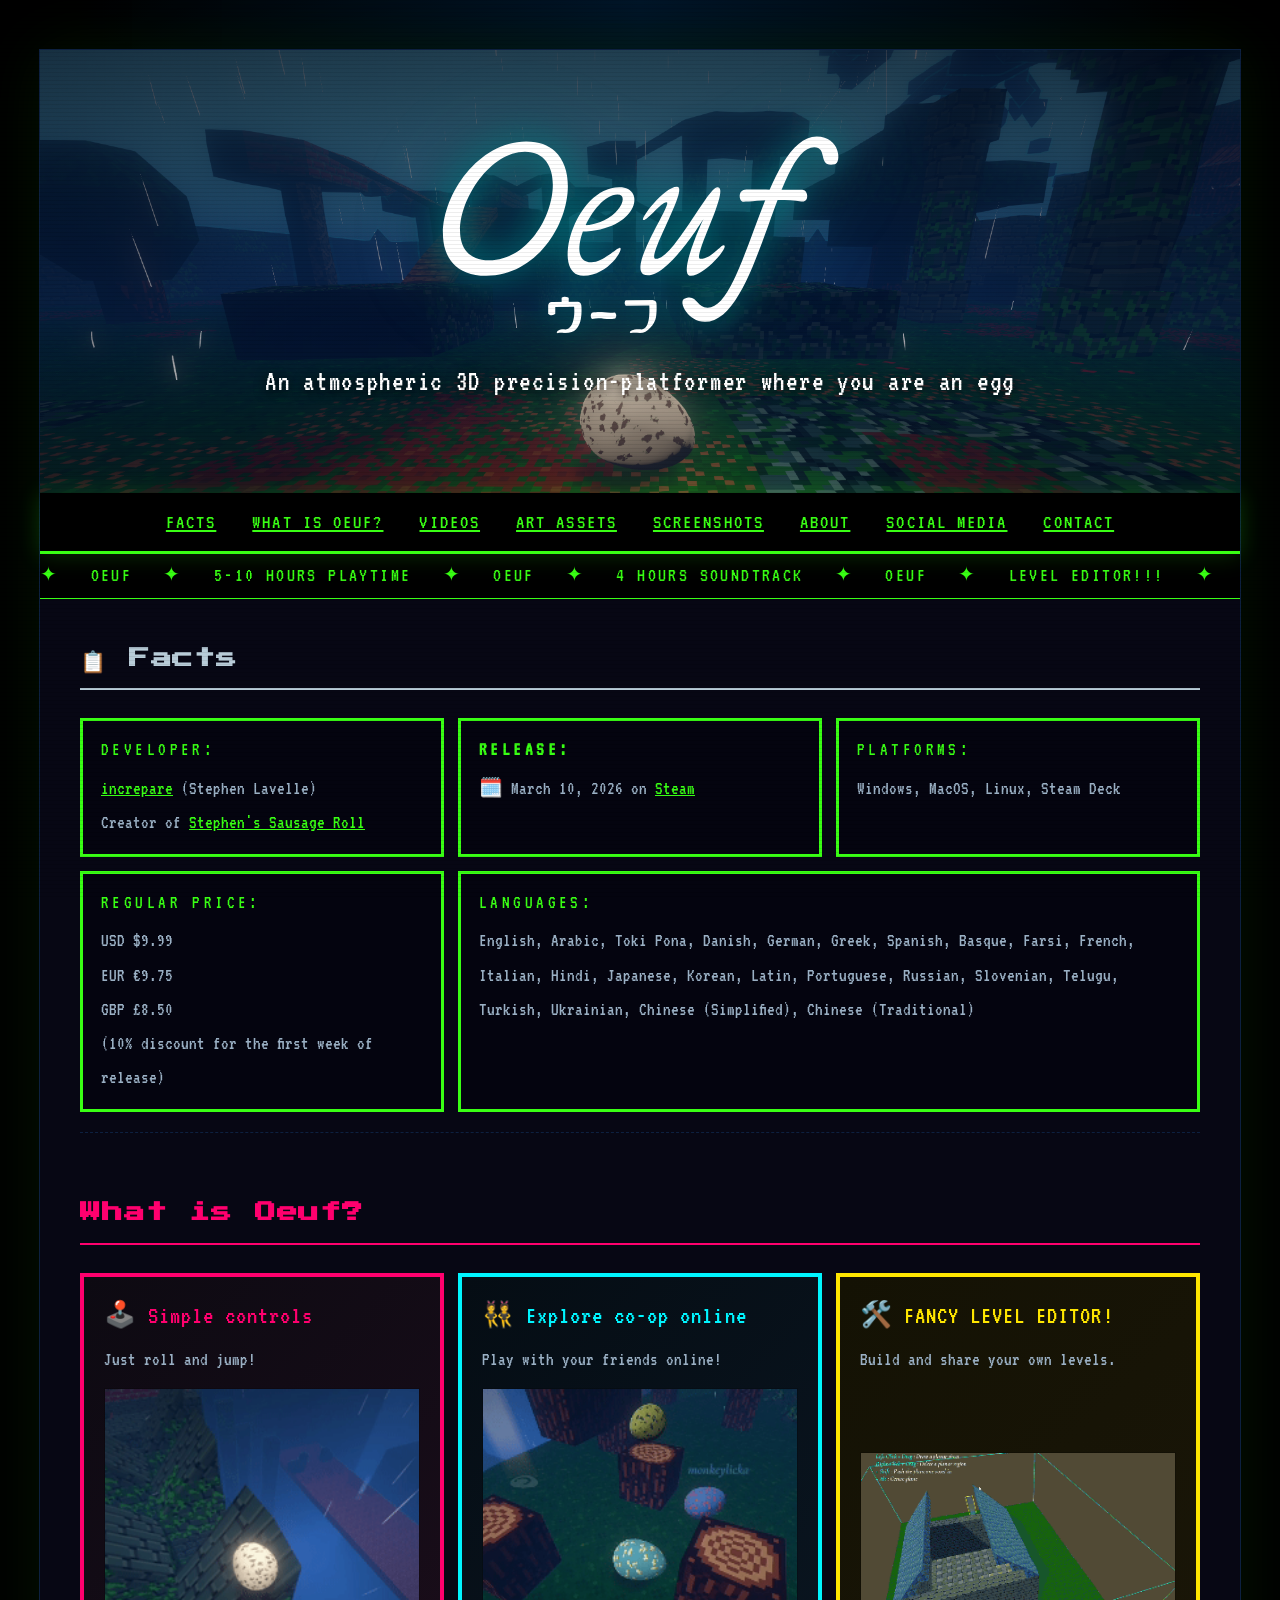
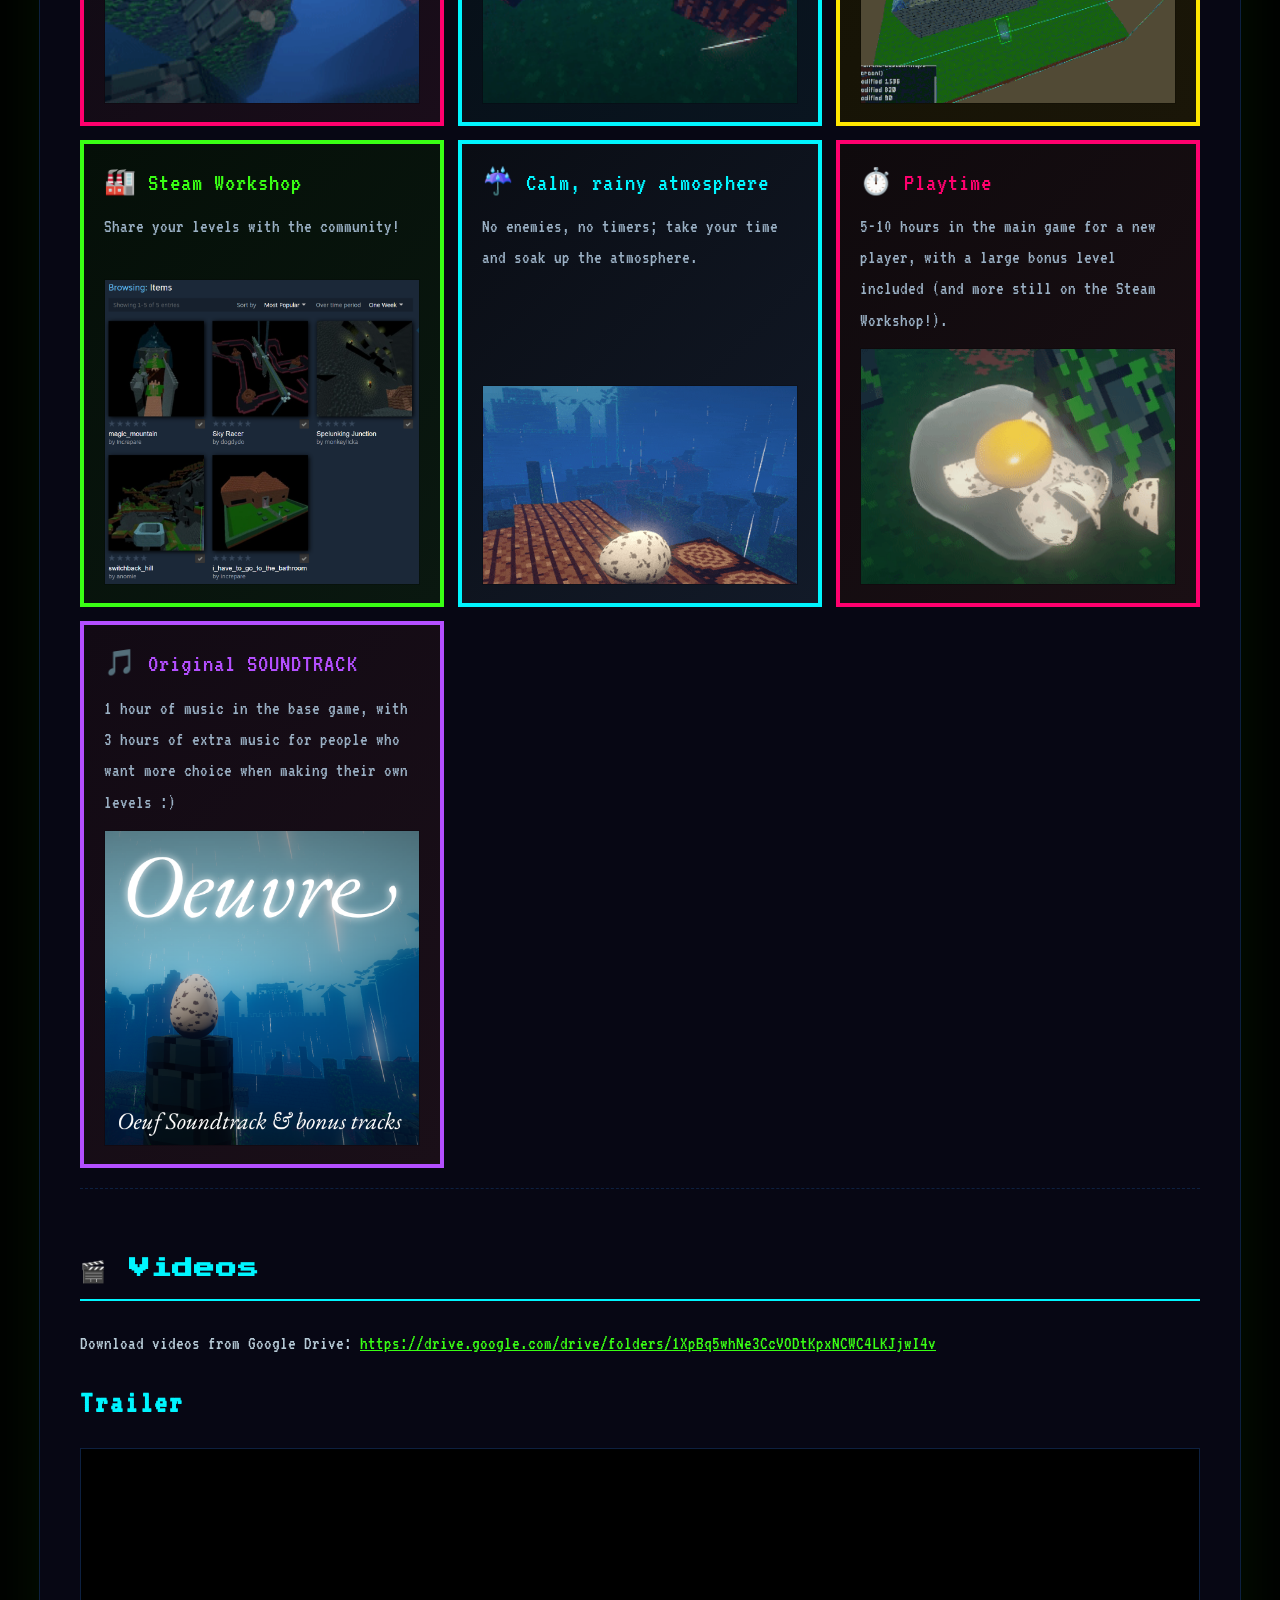
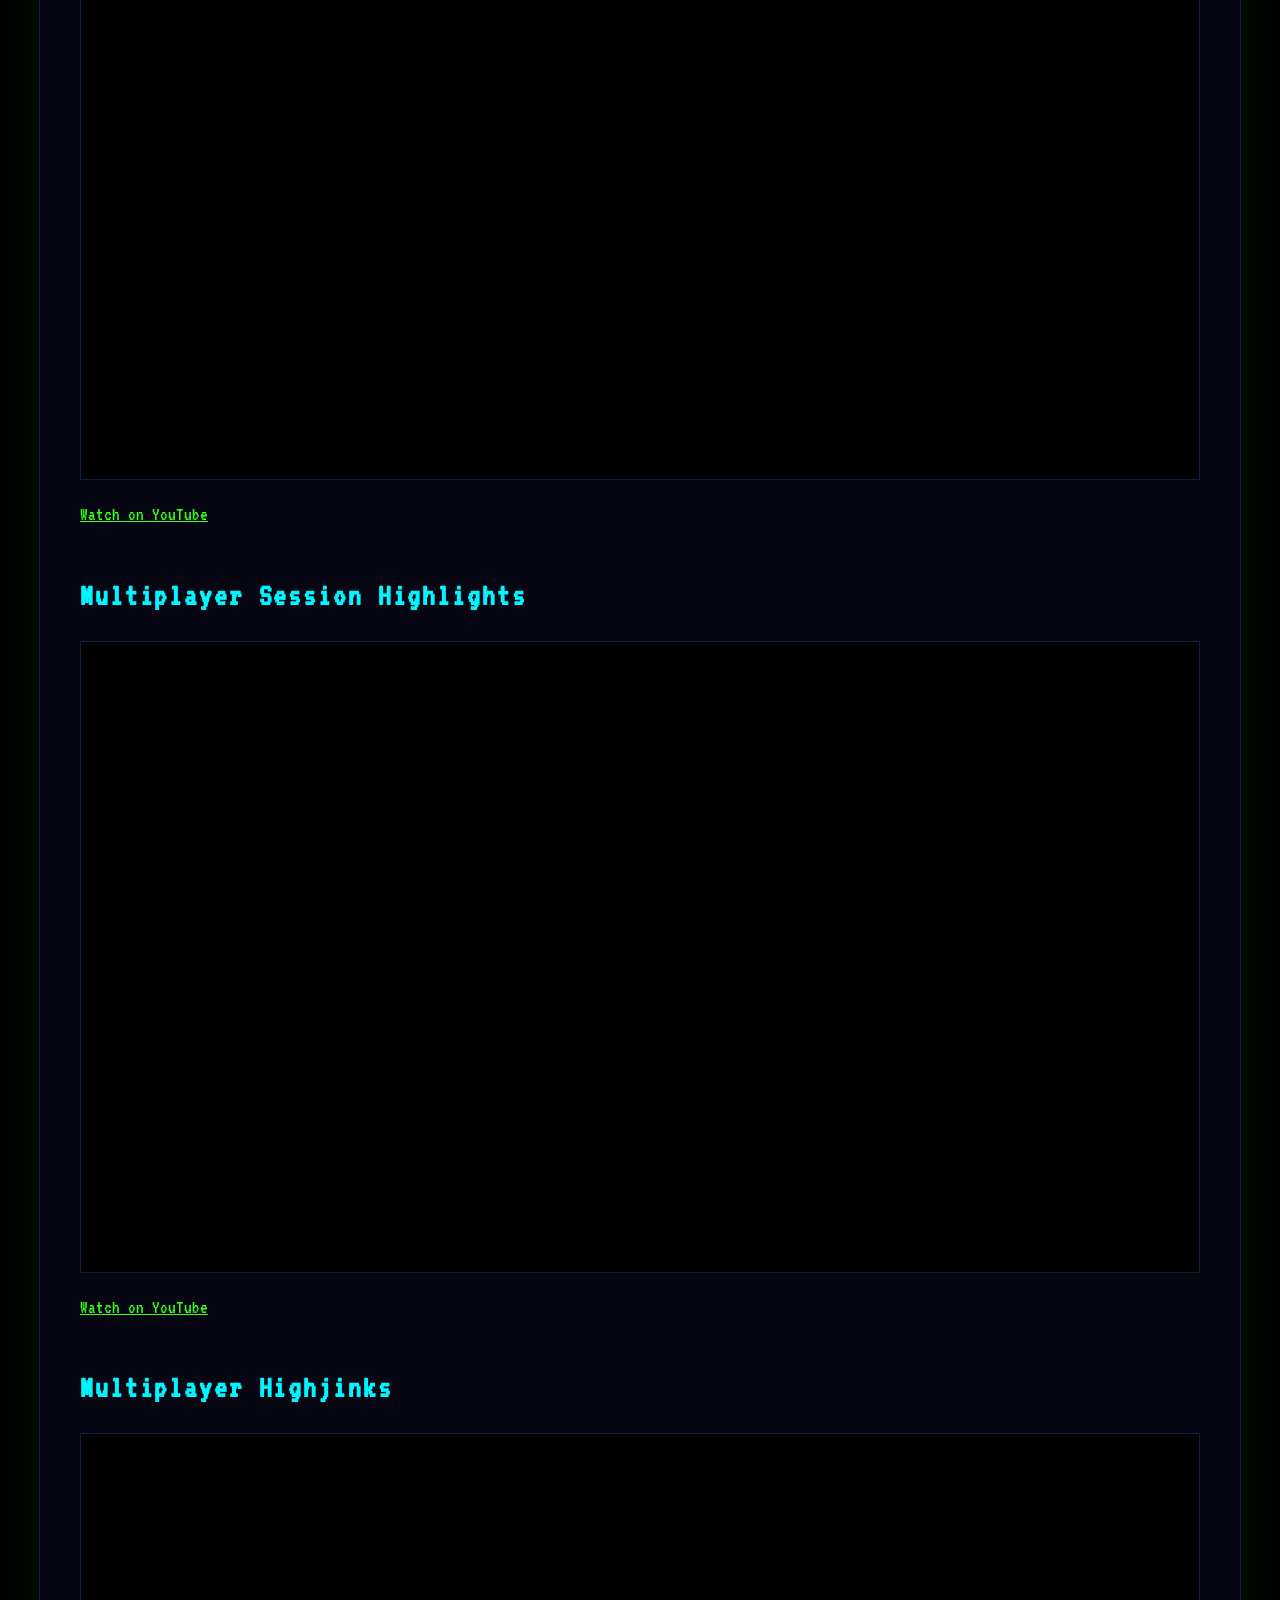
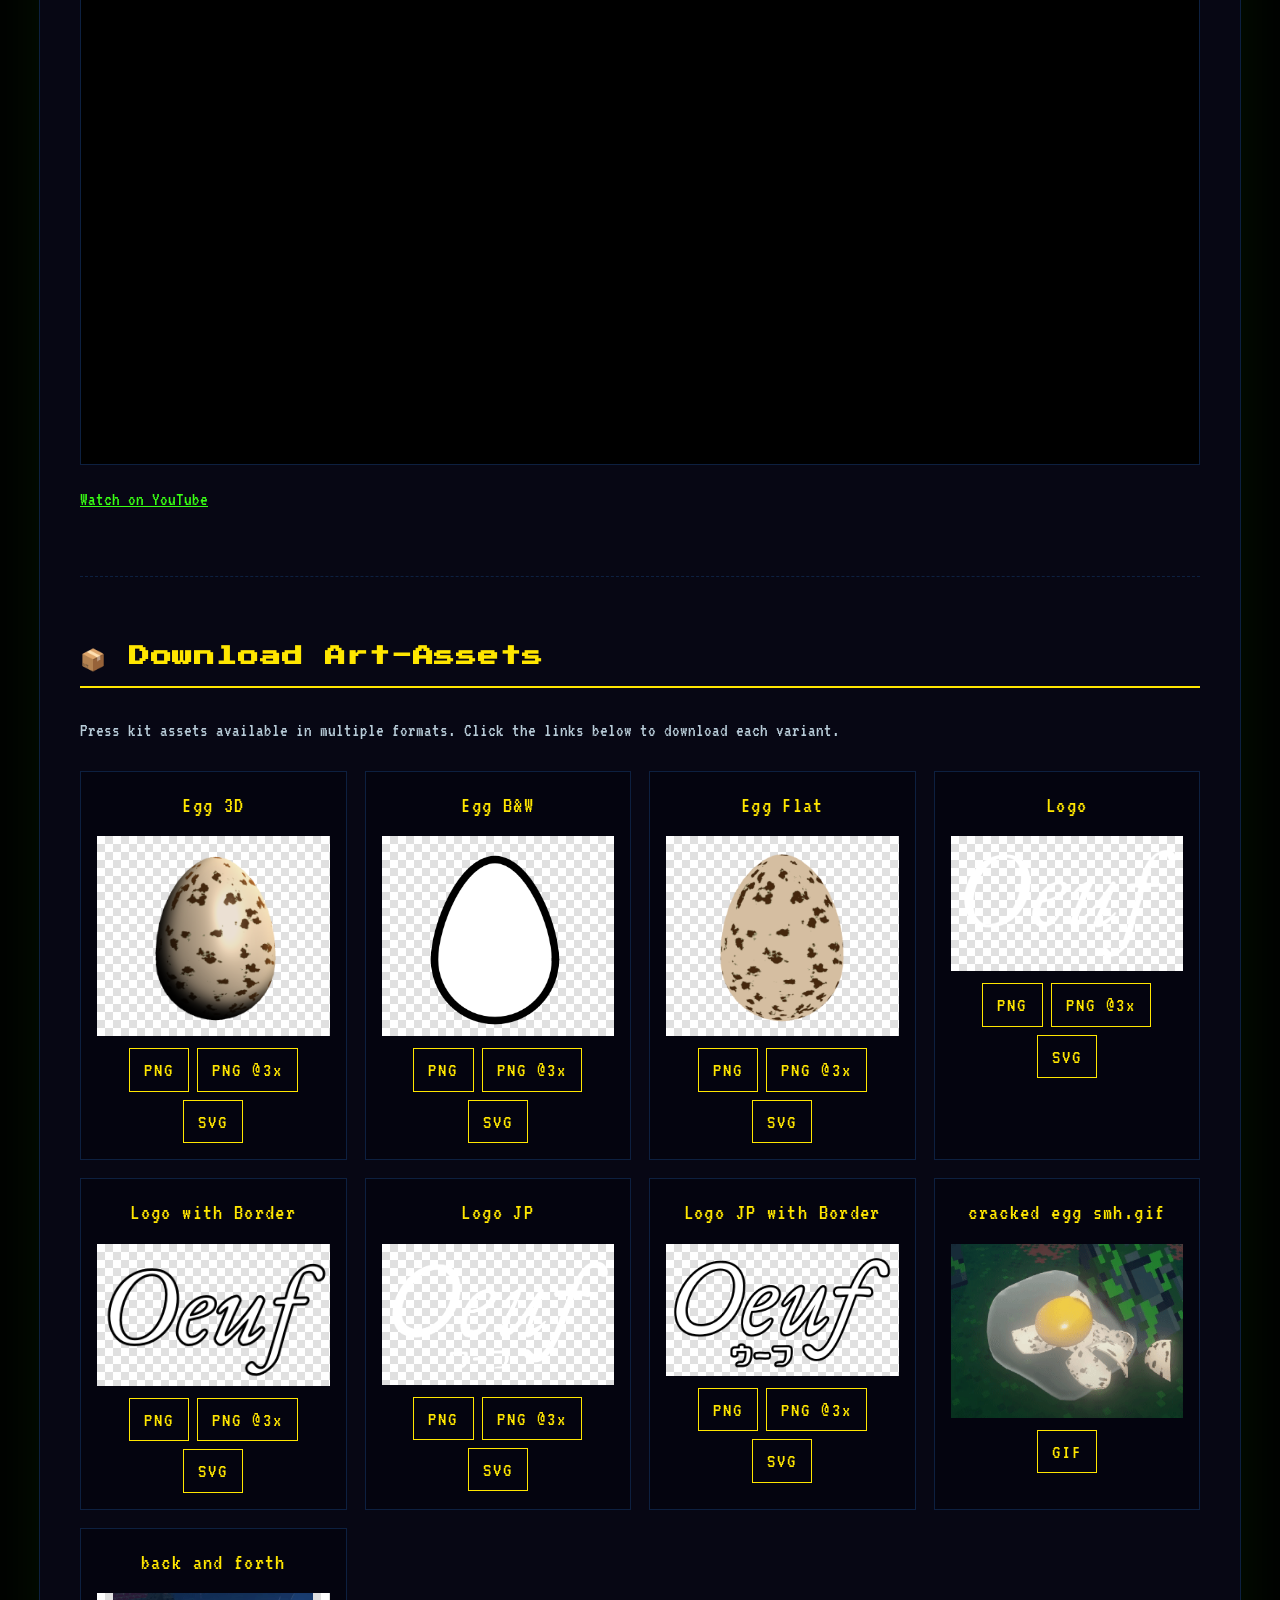
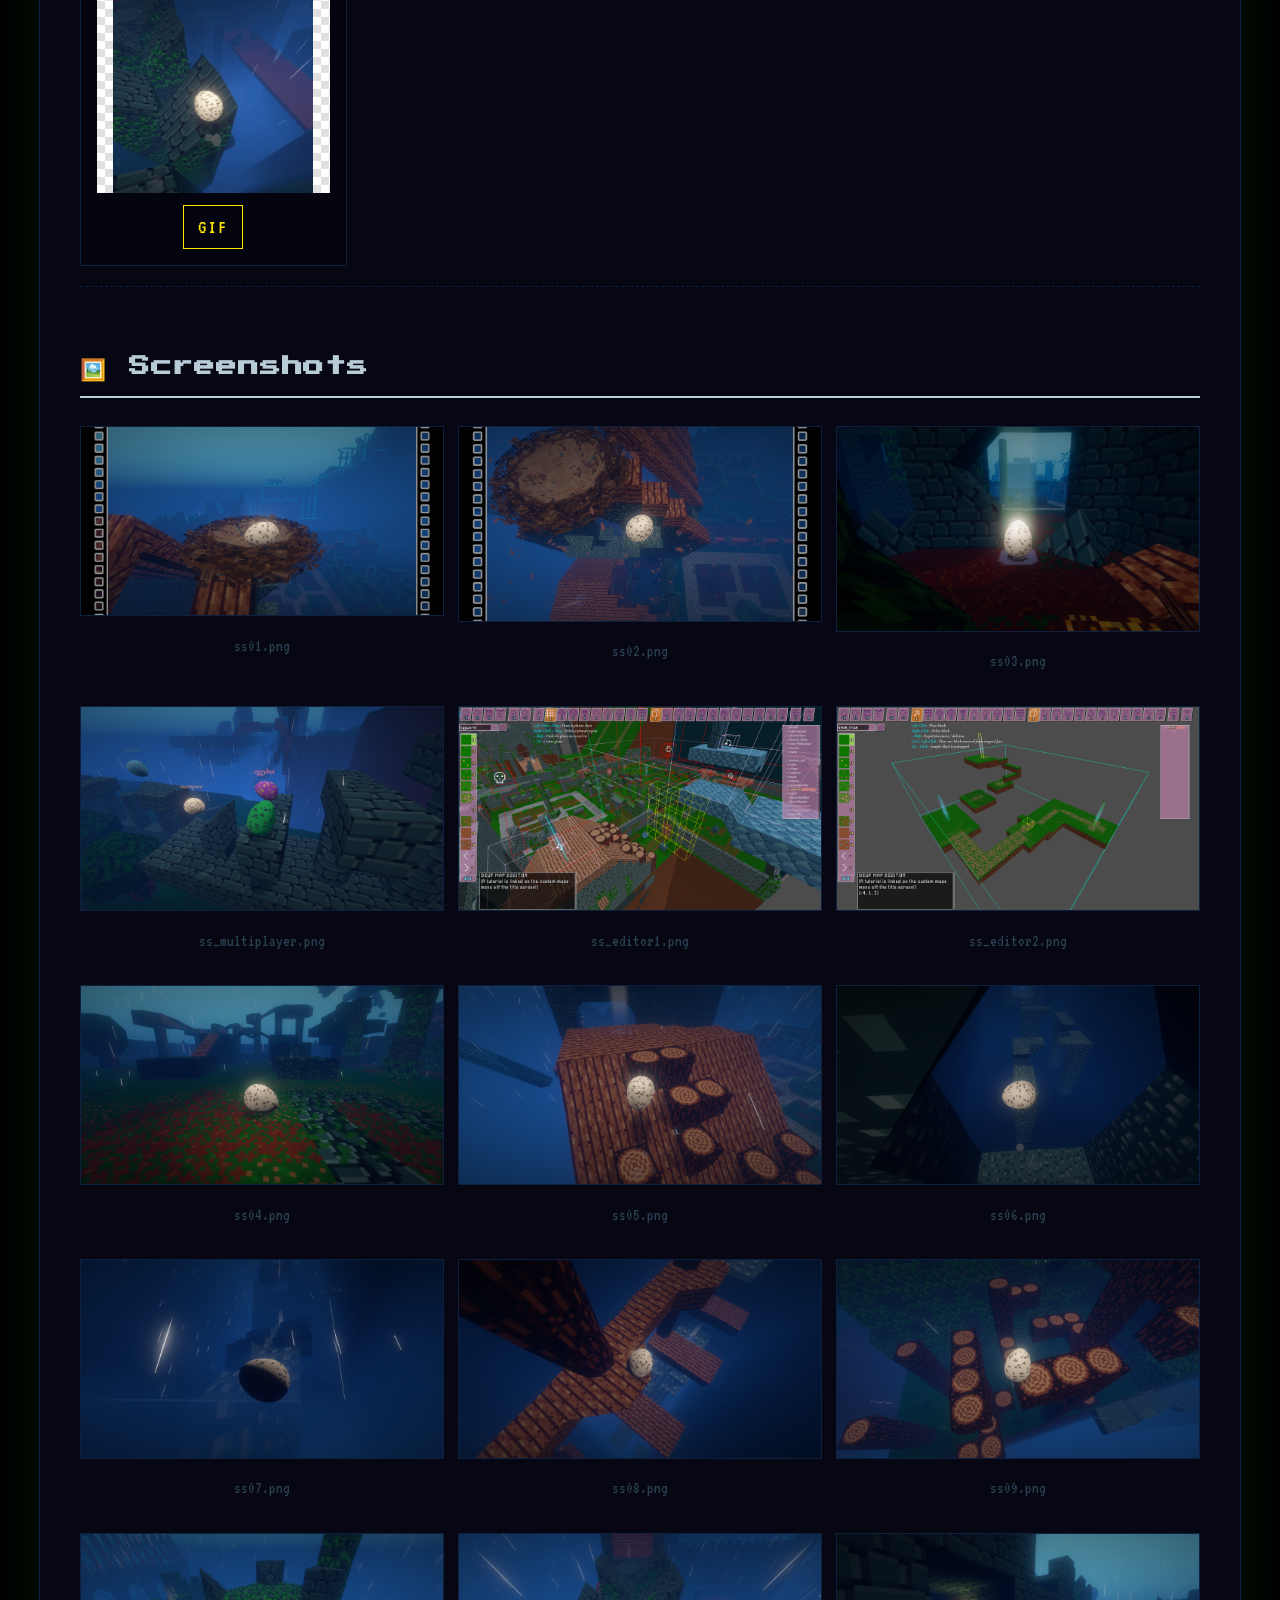
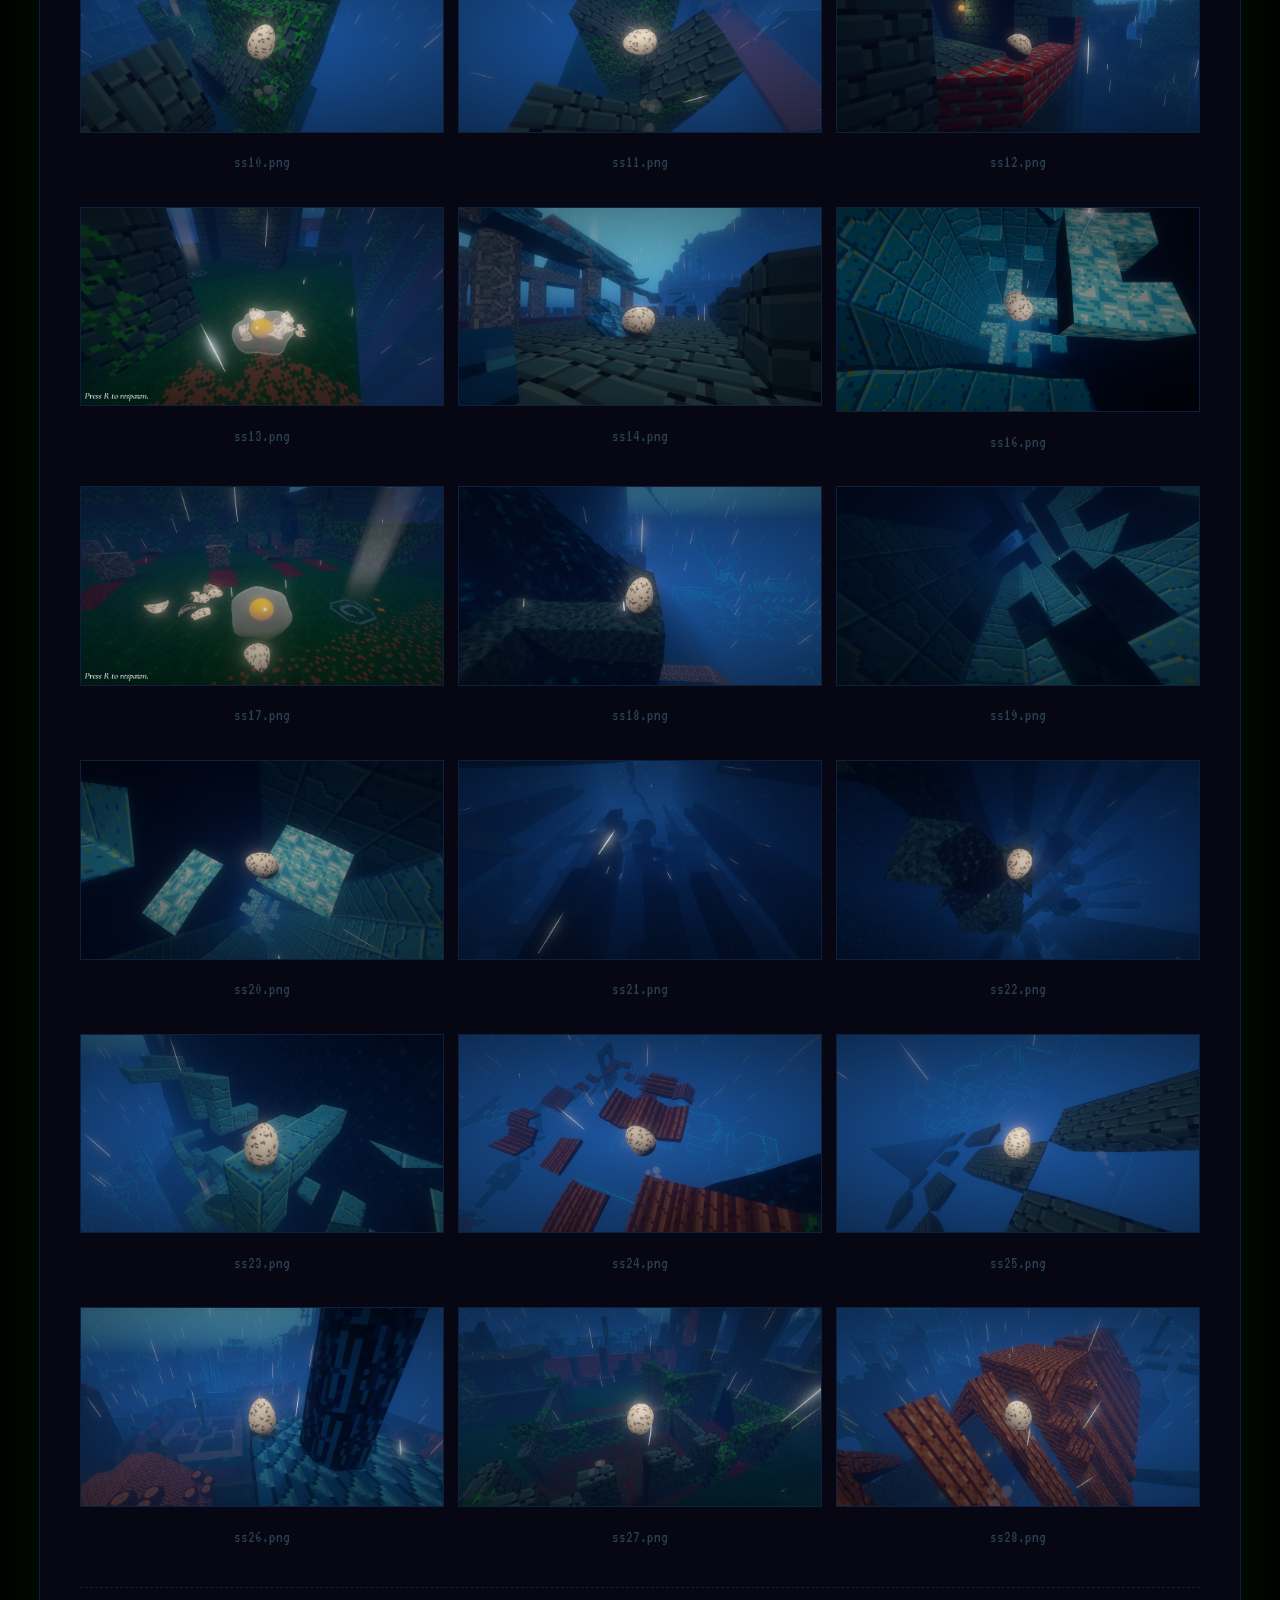
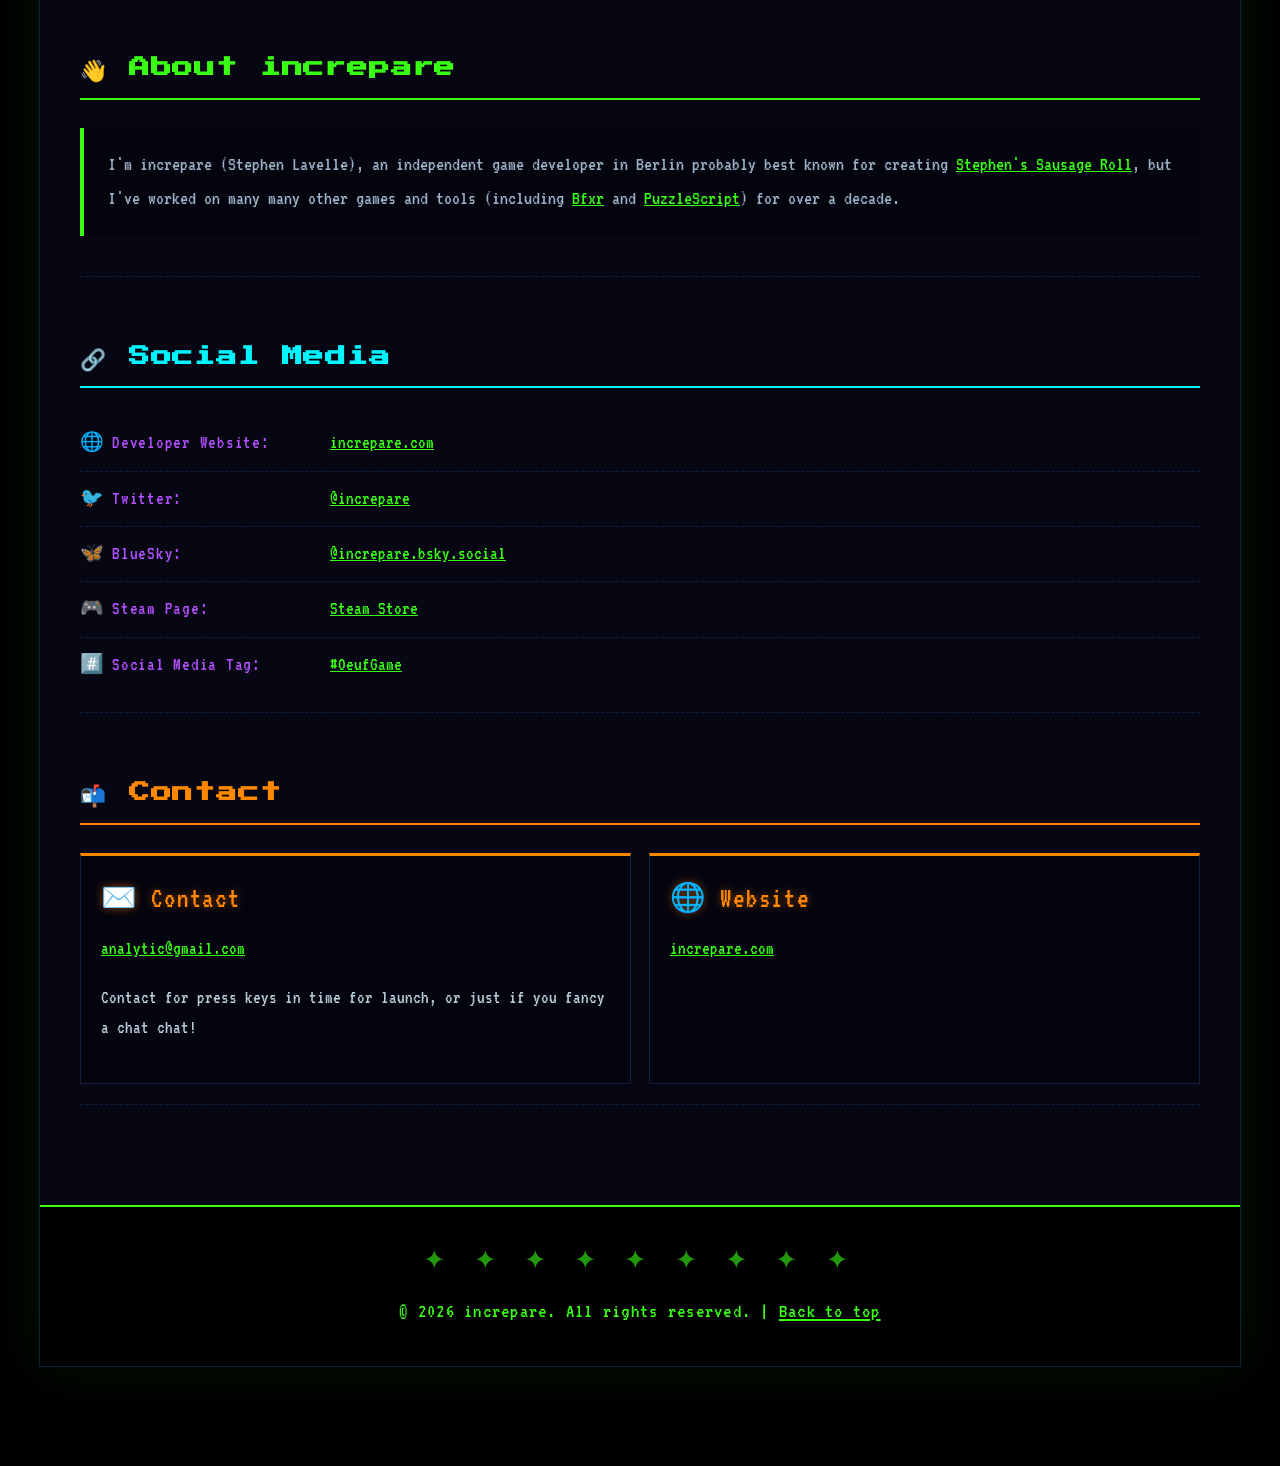
<file: index.html>
<!DOCTYPE html>
<html lang="en">
<head>
    <meta charset="UTF-8">
    <meta name="viewport" content="width=device-width, initial-scale=1.0">
    <meta name="description" content="Press Kit for Oeuf - An atmospheric 3D precision-platformer by increpare">
    <title>Oeuf - Press Kit</title>
    <link rel="stylesheet" href="style.css">
</head>
<body>
    <div class="container">
        <header>
            <img src="images/OeufJpLogo.svg" alt="Oeuf">
            <p class="tagline">An atmospheric 3D precision-platformer where you are an egg</p>
        </header>

        <nav>
            <ul>
                <li><a href="#facts">Facts</a></li>
                <li><a href="#features">What is Oeuf?</a></li>
                <li><a href="#videos">Videos</a></li>
                <li><a href="#assets">Art Assets</a></li>
                <li><a href="#Screenshots">Screenshots</a></li>
                <li><a href="#about">About</a></li>
                <li><a href="#additional">Social Media</a></li>
                <li><a href="#contact">Contact</a></li>
            </ul>
        </nav>

        <div class="ticker-wrap">
            <div class="ticker-inner">
                <span class="ticker">✦ &nbsp; OEUF &nbsp; ✦ &nbsp; 5-10 HOURS PLAYTIME &nbsp; ✦ &nbsp; OEUF &nbsp; ✦ &nbsp; 4 HOURS SOUNDTRACK &nbsp; ✦ &nbsp; OEUF &nbsp; ✦ &nbsp; LEVEL EDITOR!!! &nbsp; ✦ &nbsp; OEUF &nbsp; ✦ &nbsp; STEAM WORKSHOP &nbsp; ✦ &nbsp; OEUF &nbsp; ✦ &nbsp; 5-10 HOURS PLAYTIME &nbsp; ✦ &nbsp; OEUF &nbsp; ✦ &nbsp; 4 HOURS SOUNDTRACK &nbsp; ✦ &nbsp; OEUF &nbsp; ✦ &nbsp; LEVEL EDITOR!!! &nbsp; ✦ &nbsp; OEUF &nbsp; ✦ &nbsp; STEAM WORKSHOP &nbsp; ✦ &nbsp;</span><span class="ticker">✦ &nbsp; OEUF &nbsp; ✦ &nbsp; 5-10 HOURS PLAYTIME &nbsp; ✦ &nbsp; OEUF &nbsp; ✦ &nbsp; 4 HOURS SOUNDTRACK &nbsp; ✦ &nbsp; OEUF &nbsp; ✦ &nbsp; LEVEL EDITOR!!! &nbsp; ✦ &nbsp; OEUF &nbsp; ✦ &nbsp; STEAM WORKSHOP &nbsp; ✦ &nbsp; OEUF &nbsp; ✦ &nbsp; 5-10 HOURS PLAYTIME &nbsp; ✦ &nbsp; OEUF &nbsp; ✦ &nbsp; 4 HOURS SOUNDTRACK &nbsp; ✦ &nbsp; OEUF &nbsp; ✦ &nbsp; LEVEL EDITOR!!! &nbsp; ✦ &nbsp; OEUF &nbsp; ✦ &nbsp; STEAM WORKSHOP &nbsp; ✦ &nbsp;</span>
            </div>
        </div>

        <main>
            <section id="facts">
                <h2>📋 Facts</h2>
                <div class="factsheet-grid">
                    <div class="fact-item">
                        <h3>Developer:</h3>
                        <p><a href="https://www.increpare.com">increpare</a> (Stephen Lavelle)<br>
                        Creator of <a href="https://store.steampowered.com/app/353540/Stephens_Sausage_Roll/">Stephen's Sausage Roll</a></p>
                    </div>
                    <div class="fact-item">
                        <h3><b>Release:</b></h3>
                        <p>🗓️ March 10, 2026 on <a href="https://store.steampowered.com/app/3831080/Oeuf/" target="_blank">Steam</a></p>
                    </div>
                    <div class="fact-item">
                        <h3>Platforms:</h3>
                        <p>Windows, MacOS, Linux, Steam Deck</p>
                    </div>

                    <div class="fact-item">
                        <h3>Regular Price:</h3>
                        <p>USD $9.99<br>
                        EUR €9.75<br>
                        GBP £8.50<br>
                        (10% discount for the first week of release)</p>
                    </div>
                    <div class="fact-item fact-item-wide">
                        <h3>Languages:</h3>
                        <p>English, Arabic, Toki Pona, Danish, German, Greek, Spanish, Basque, Farsi, French, Italian, Hindi, Japanese, Korean, Latin, Portuguese, Russian, Slovenian, Telugu, Turkish, Ukrainian, Chinese (Simplified), Chinese (Traditional)</p>
                    </div>
                </div>
            </section>

            <section id="features">
                <h2>What is Oeuf?</h2>
                <div class="features-grid">
                    <div class="feature-item feature-item-1">
                        <h3>🕹️ Simple controls</h3>
                        <p>Just roll and jump!</p>
                        <img src="assets/backforth.gif" alt="">
                    </div>
                    <div class="feature-item feature-item-2">
                        <h3>👯 Explore co-op online</h3>
                        <p>Play with your friends online!</p>
                        <img src="assets/multiplayer.gif" alt="">
                    </div>
                    <div class="feature-item feature-item-3">
                        <h3>🛠️ FANCY LEVEL EDITOR!</h3>
                        <p>Build and share your own levels.</p>
                        <img src="assets/editor_animation_sm.gif" alt="">
                    </div>
                    <div class="feature-item feature-item-4">
                        <h3>🏭 Steam Workshop</h3>
                        <p>Share your levels with the community!</p>
                        <img src="images/workshop.png" height="300" alt="Steam Workshop">
                    </div>
                    <div class="feature-item feature-item-7">
                        <h3>☔ Calm, rainy atmosphere</h3>
                        <p>No enemies, no timers; take your time and soak up the atmosphere.</p>
                        <img src="images/rainy.gif" alt="">
                    </div>
                    <div class="feature-item feature-item-8">
                        <h3>⏱️ Playtime</h3>
                        <p>5-10 hours in the main game for a new player, with a large bonus level included (and more still on the Steam Workshop!).</p>
                        <img src="assets/cracked-egg.gif" alt="">
                    </div>
                    <div class="feature-item feature-item-10">
                        <h3>🎵 Original SOUNDTRACK</h3>
                        <p>1 hour of music in the base game, with 3 hours of extra music for people who want more choice when making their own levels :)</p>
                        <img src="images/oeuvre.png" alt="">
                    </div>
                </div>
            </section>


            <section id="videos">
                <h2>🎬 Videos</h2>
                <p>Download videos from Google Drive: <a href="https://drive.google.com/drive/folders/1XpBq5whNe3CcVODtKpxNCWC4LKJjwI4v?usp=sharing" target="_blank">https://drive.google.com/drive/folders/1XpBq5whNe3CcVODtKpxNCWC4LKJjwI4v</a></p>

                <div class="video-item">
                    <h3>Trailer</h3>
                    
                    <div class="video-embed">
                        <iframe width="560" height="315" src="https://www.youtube.com/embed/gvrTzAA374o?si=YtjkuZ95uOL0kOFa" title="YouTube video player" frameborder="0" allow="accelerometer; autoplay; clipboard-write; encrypted-media; gyroscope; picture-in-picture; web-share" referrerpolicy="strict-origin-when-cross-origin" allowfullscreen></iframe>
                    </div>
                    <p><a href="https://www.youtube.com/watch?v=gvrTzAA374o" target="_blank">Watch on YouTube</a></p>
                </div>

                <div class="video-item">
                    <h3>Multiplayer Session Highlights</h3>
                    <div class="video-embed">
                        <iframe width="560" height="315" src="https://www.youtube.com/embed/ZR_ekYjIy0M" allow="accelerometer; autoplay; clipboard-write; encrypted-media; gyroscope; picture-in-picture" allowfullscreen></iframe>
                    </div>
                    <p><a href="https://www.youtube.com/watch?v=ZR_ekYjIy0M" target="_blank">Watch on YouTube</a></p>
                </div>
                
                <div class="video-item">
                    <h3>Multiplayer Highjinks</h3>
                    <div class="video-embed">
                        <iframe width="560" height="315" src="https://www.youtube.com/embed/OyWo1R-cI4g" allow="accelerometer; autoplay; clipboard-write; encrypted-media; gyroscope; picture-in-picture" allowfullscreen></iframe>
                    </div>
                    <p><a href="https://www.youtube.com/watch?v=OyWo1R-cI4g" target="_blank">Watch on YouTube</a></p>
                </div>

            </section>

            <section id="assets">
                <h2>📦 Download Art-Assets</h2>
                <p>Press kit assets available in multiple formats. Click the links below to download each variant.</p>
                
                <div class="assets-grid">
                    <div class="asset-item">
                        <h3>Egg 3D</h3>
                        <div class="asset-image-wrap"><img src="assets/Egg_3D.png" alt="Egg 3D"></div>
                        <div class="asset-links">
                            <a href="assets/Egg_3D.png" download>PNG</a>
                            <a href="assets/Egg_3D@3x.png" download>PNG @3x</a>
                            <a href="assets/Egg_3D.svg" download>SVG</a>
                        </div>
                    </div>
                    
                    <div class="asset-item">
                        <h3>Egg B&W</h3>
                        <div class="asset-image-wrap"><img src="assets/Egg_BW.png" alt="Egg B&W"></div>
                        <div class="asset-links">
                            <a href="assets/Egg_BW.png" download>PNG</a>
                            <a href="assets/Egg_BW@3x.png" download>PNG @3x</a>
                            <a href="assets/Egg_BW.svg" download>SVG</a>
                        </div>
                    </div>
                    
                    <div class="asset-item">
                        <h3>Egg Flat</h3>
                        <div class="asset-image-wrap"><img src="assets/Egg_Flat.png" alt="Egg Flat"></div>
                        <div class="asset-links">
                            <a href="assets/Egg_Flat.png" download>PNG</a>
                            <a href="assets/Egg_Flat@3x.png" download>PNG @3x</a>
                            <a href="assets/Egg_Flat.svg" download>SVG</a>
                        </div>
                    </div>
                    
                    <div class="asset-item">
                        <h3>Logo</h3>
                        <div class="asset-image-wrap"><img src="assets/Logo.png" alt="Logo"></div>
                        <div class="asset-links">
                            <a href="assets/Logo.png" download>PNG</a>
                            <a href="assets/Logo@3x.png" download>PNG @3x</a>
                            <a href="assets/Logo.svg" download>SVG</a>
                        </div>
                    </div>
                    
                    <div class="asset-item">
                        <h3>Logo with Border</h3>
                        <div class="asset-image-wrap"><img src="assets/Logo_Border.png" alt="Logo with Border"></div>
                        <div class="asset-links">
                            <a href="assets/Logo_Border.png" download>PNG</a>
                            <a href="assets/Logo_Border@3x.png" download>PNG @3x</a>
                            <a href="assets/Logo_Border.svg" download>SVG</a>
                        </div>
                    </div>
                    
                    <div class="asset-item">
                        <h3>Logo JP</h3>
                        <div class="asset-image-wrap"><img src="assets/Logo_JP.png" alt="Logo JP"></div>
                        <div class="asset-links">
                            <a href="assets/Logo_JP.png" download>PNG</a>
                            <a href="assets/Logo_JP@3x.png" download>PNG @3x</a>
                            <a href="assets/Logo_JP.svg" download>SVG</a>
                        </div>
                    </div>
                    
                    <div class="asset-item">
                        <h3>Logo JP with Border</h3>
                        <div class="asset-image-wrap"><img src="assets/Logo_JP_Border.png" alt="Logo JP with Border"></div>
                        <div class="asset-links">
                            <a href="assets/Logo_JP_Border.png" download>PNG</a>
                            <a href="assets/Logo_JP_Border@3x.png" download>PNG @3x</a>
                            <a href="assets/Logo_JP_Border.svg" download>SVG</a>
                        </div>
                    </div>

                    <div class="asset-item">
                        <h3>cracked egg smh.gif</h3>
                        <div class="asset-image-wrap"><img src="assets/cracked-egg.gif" alt="cracked-egg.gif"></div>
                        <div class="asset-links">
                            <a href="assets/cracked-egg.gif" download>GIF</a>
                        </div>
                    </div>

                    <div class="asset-item">
                        <h3>back and forth</h3>
                        <div class="asset-image-wrap"><img src="assets/backforth.gif" alt="backforth.gif"></div>
                        <div class="asset-links">
                            <a href="assets/backforth.gif" download>GIF</a>
                        </div>
                    </div>
                </div>
            </section>

            <section id="Screenshots">
                <h2>🖼️ Screenshots</h2>
                
                <div class="image-grid">
                    <div class="image-item">
                        <a href="images/ss01.png" target="_blank">
                            <img src="images/ss01.png" alt="Screenshot 1">
                        </a>
                        <p>ss01.png</p>
                    </div>
                    <div class="image-item">
                        <a href="images/ss02.png" target="_blank">
                            <img src="images/ss02.png" alt="Screenshot 2">
                        </a>
                        <p>ss02.png</p>
                    </div>
                    <div class="image-item">
                        <a href="images/ss03.png" target="_blank">
                            <img src="images/ss03.png" alt="Screenshot 3">
                        </a>
                        <p>ss03.png</p>
                    </div>
                    <div class="image-item">
                        <a href="images/ss_multiplayer.png" target="_blank">
                            <img src="images/ss_multiplayer.png" alt="Screenshot 3.1">
                        </a>
                        <p>ss_multiplayer.png</p>
                    </div>
                    <div class="image-item">
                        <a href="images/ss_editor1.png" target="_blank">
                            <img src="images/ss_editor1.png" alt="Screenshot 3.2">
                        </a>
                        <p>ss_editor1.png</p>
                    </div>
                    <div class="image-item">
                        <a href="images/ss_editor2.png" target="_blank">
                            <img src="images/ss_editor2.png" alt="Screenshot 3.3">
                        </a>
                        <p>ss_editor2.png</p>
                    </div>
                    <div class="image-item">
                        <a href="images/ss04.png" target="_blank">
                            <img src="images/ss04.png" alt="Screenshot 4">
                        </a>
                        <p>ss04.png</p>
                    </div>
                    <div class="image-item">
                        <a href="images/ss05.png" target="_blank">
                            <img src="images/ss05.png" alt="Screenshot 5">
                        </a>
                        <p>ss05.png</p>
                    </div>
                    <div class="image-item">
                        <a href="images/ss06.png" target="_blank">
                            <img src="images/ss06.png" alt="Screenshot 6">
                        </a>
                        <p>ss06.png</p>
                    </div>
                    <div class="image-item">
                        <a href="images/ss07.png" target="_blank">
                            <img src="images/ss07.png" alt="Screenshot 7">
                        </a>
                        <p>ss07.png</p>
                    </div>
                    <div class="image-item">
                        <a href="images/ss08.png" target="_blank">
                            <img src="images/ss08.png" alt="Screenshot 8">
                        </a>
                        <p>ss08.png</p>
                    </div>
                    <div class="image-item">
                        <a href="images/ss09.png" target="_blank">
                            <img src="images/ss09.png" alt="Screenshot 9">
                        </a>
                        <p>ss09.png</p>
                    </div>
                    <div class="image-item">
                        <a href="images/ss10.png" target="_blank">
                            <img src="images/ss10.png" alt="Screenshot 10">
                        </a>
                        <p>ss10.png</p>
                    </div>
                    <div class="image-item">
                        <a href="images/ss11.png" target="_blank">
                            <img src="images/ss11.png" alt="Screenshot 11">
                        </a>
                        <p>ss11.png</p>
                    </div>
                    <div class="image-item">
                        <a href="images/ss12.png" target="_blank">
                            <img src="images/ss12.png" alt="Screenshot 12">
                        </a>
                        <p>ss12.png</p>
                    </div>
                    <div class="image-item">
                        <a href="images/ss13.png" target="_blank">
                            <img src="images/ss13.png" alt="Screenshot 13">
                        </a>
                        <p>ss13.png</p>
                    </div>
                    <div class="image-item">
                        <a href="images/ss14.png" target="_blank">
                            <img src="images/ss14.png" alt="Screenshot 14">
                        </a>
                        <p>ss14.png</p>
                    </div>
                    
                    <div class="image-item">
                        <a href="images/ss16.png" target="_blank">
                            <img src="images/ss16.png" alt="Screenshot 16">
                        </a>
                        <p>ss16.png</p>
                    </div>
                    <div class="image-item">
                        <a href="images/ss17.png" target="_blank">
                            <img src="images/ss17.png" alt="Screenshot 17">
                        </a>
                        <p>ss17.png</p>
                    </div>
                    <div class="image-item">
                        <a href="images/ss18.png" target="_blank">
                            <img src="images/ss18.png" alt="Screenshot 18">
                        </a>
                        <p>ss18.png</p>
                    </div>
                    <div class="image-item">
                        <a href="images/ss19.png" target="_blank">
                            <img src="images/ss19.png" alt="Screenshot 19">
                        </a>
                        <p>ss19.png</p>
                    </div>
                    <div class="image-item">
                        <a href="images/ss20.png" target="_blank">
                            <img src="images/ss20.png" alt="Screenshot 20">
                        </a>
                        <p>ss20.png</p>
                    </div>
                    <div class="image-item">
                        <a href="images/ss21.png" target="_blank">
                            <img src="images/ss21.png" alt="Screenshot 21">
                        </a>
                        <p>ss21.png</p>
                    </div>
                    <div class="image-item">
                        <a href="images/ss22.png" target="_blank">
                            <img src="images/ss22.png" alt="Screenshot 22">
                        </a>
                        <p>ss22.png</p>
                    </div>
                    <div class="image-item">
                        <a href="images/ss23.png" target="_blank">
                            <img src="images/ss23.png" alt="Screenshot 23">
                        </a>
                        <p>ss23.png</p>
                    </div>
                    <div class="image-item">
                        <a href="images/ss24.png" target="_blank">
                            <img src="images/ss24.png" alt="Screenshot 24">
                        </a>
                        <p>ss24.png</p>
                    </div>
                    <div class="image-item">
                        <a href="images/ss25.png" target="_blank">
                            <img src="images/ss25.png" alt="Screenshot 25">
                        </a>
                        <p>ss25.png</p>
                    </div>
                    <div class="image-item">
                        <a href="images/ss26.png" target="_blank">
                            <img src="images/ss26.png" alt="Screenshot 26">
                        </a>
                        <p>ss26.png</p>
                    </div>
                    <div class="image-item">
                        <a href="images/ss27.png" target="_blank">
                            <img src="images/ss27.png" alt="Screenshot 27">
                        </a>
                        <p>ss27.png</p>
                    </div>
                    <div class="image-item">
                        <a href="images/ss28.png" target="_blank">
                            <img src="images/ss28.png" alt="Screenshot 28">
                        </a>
                        <p>ss28.png</p>
                    </div>
                </div>
            </section>


            <section id="about">
                <h2>👋 About increpare</h2>
                
                <p class="boilerplate">I'm increpare (Stephen Lavelle), an independent game developer in Berlin probably best known for creating <a href="https://store.steampowered.com/app/353540/Stephens_Sausage_Roll/">Stephen's Sausage Roll</a>, but I've worked on many many other games and tools (including <a href="https://www.bfxr.net/">Bfxr</a> and <a href="https://www.puzzlescript.net/">PuzzleScript</a>) for over a decade.</p>
    
            </section>


            <section id="additional">
                <h2>🔗 Social Media</h2>
                <ul class="links-list">
                    <li>🌐 <strong>Developer Website:</strong> <a href="https://www.increpare.com" target="_blank">increpare.com</a></li>
                    <li>🐦 <strong>Twitter:</strong> <a href="https://www.x.com/increpare" target="_blank">@increpare</a></li>
                    <li>🦋 <strong>BlueSky:</strong> <a href="https://bsky.app/profile/increpare.bsky.social" target="_blank">@increpare.bsky.social</a></li>
                    <li>🎮 <strong>Steam Page:</strong> <a href="https://store.steampowered.com/app/3831080/Oeuf/" target="_blank">Steam Store</a></li>
                    <li>#️⃣ <strong>Social Media Tag:</strong> <a href="https://x.com/search?q=%23OeufGame&src=typed_query">#OeufGame</a></li>
                </ul>
            </section>

            <section id="contact">
                <h2>📬 Contact</h2>
                
                <div class="contact-grid">
                    <div class="contact-item">
                        <h3>✉️ Contact</h3>
                        <p><a href="mailto:analytic@gmail.com">analytic@gmail.com</a></p>
                        <p>Contact for press keys in time for launch, or just if you fancy a chat chat!</p>
                    </div>
                    
                    <div class="contact-item">
                        <h3>🌐 Website</h3>
                        <p>
                            <a href="https://www.increpare.com" target="_blank">increpare.com</a>
                        </p>
                    </div>
                </div>
            </section>
        </main>

        <footer>
            <p class="footer-stars">✦ ✦ ✦ ✦ ✦ ✦ ✦ ✦ ✦</p>
            <p>&copy; 2026 increpare. All rights reserved. | <a href="#top">Back to top</a></p>
        </footer>
    </div>
</body>
</html>
</file>
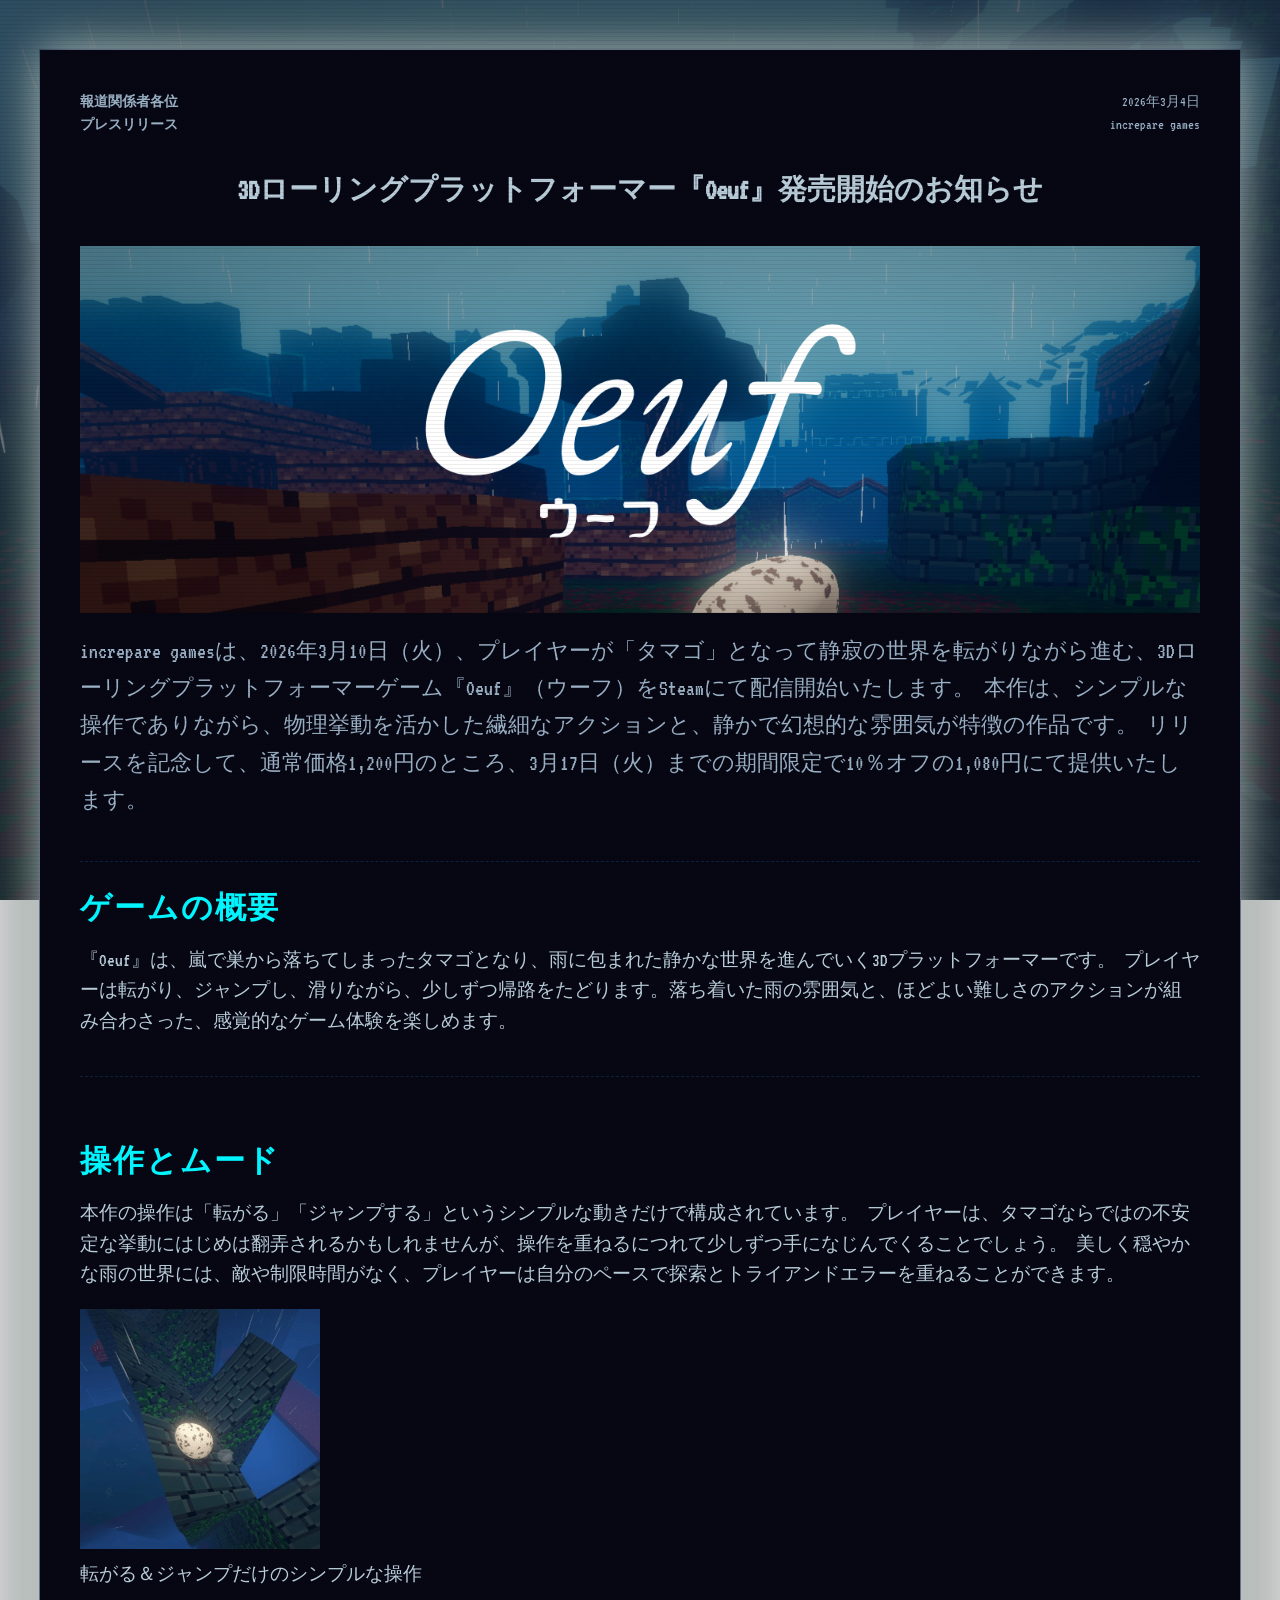
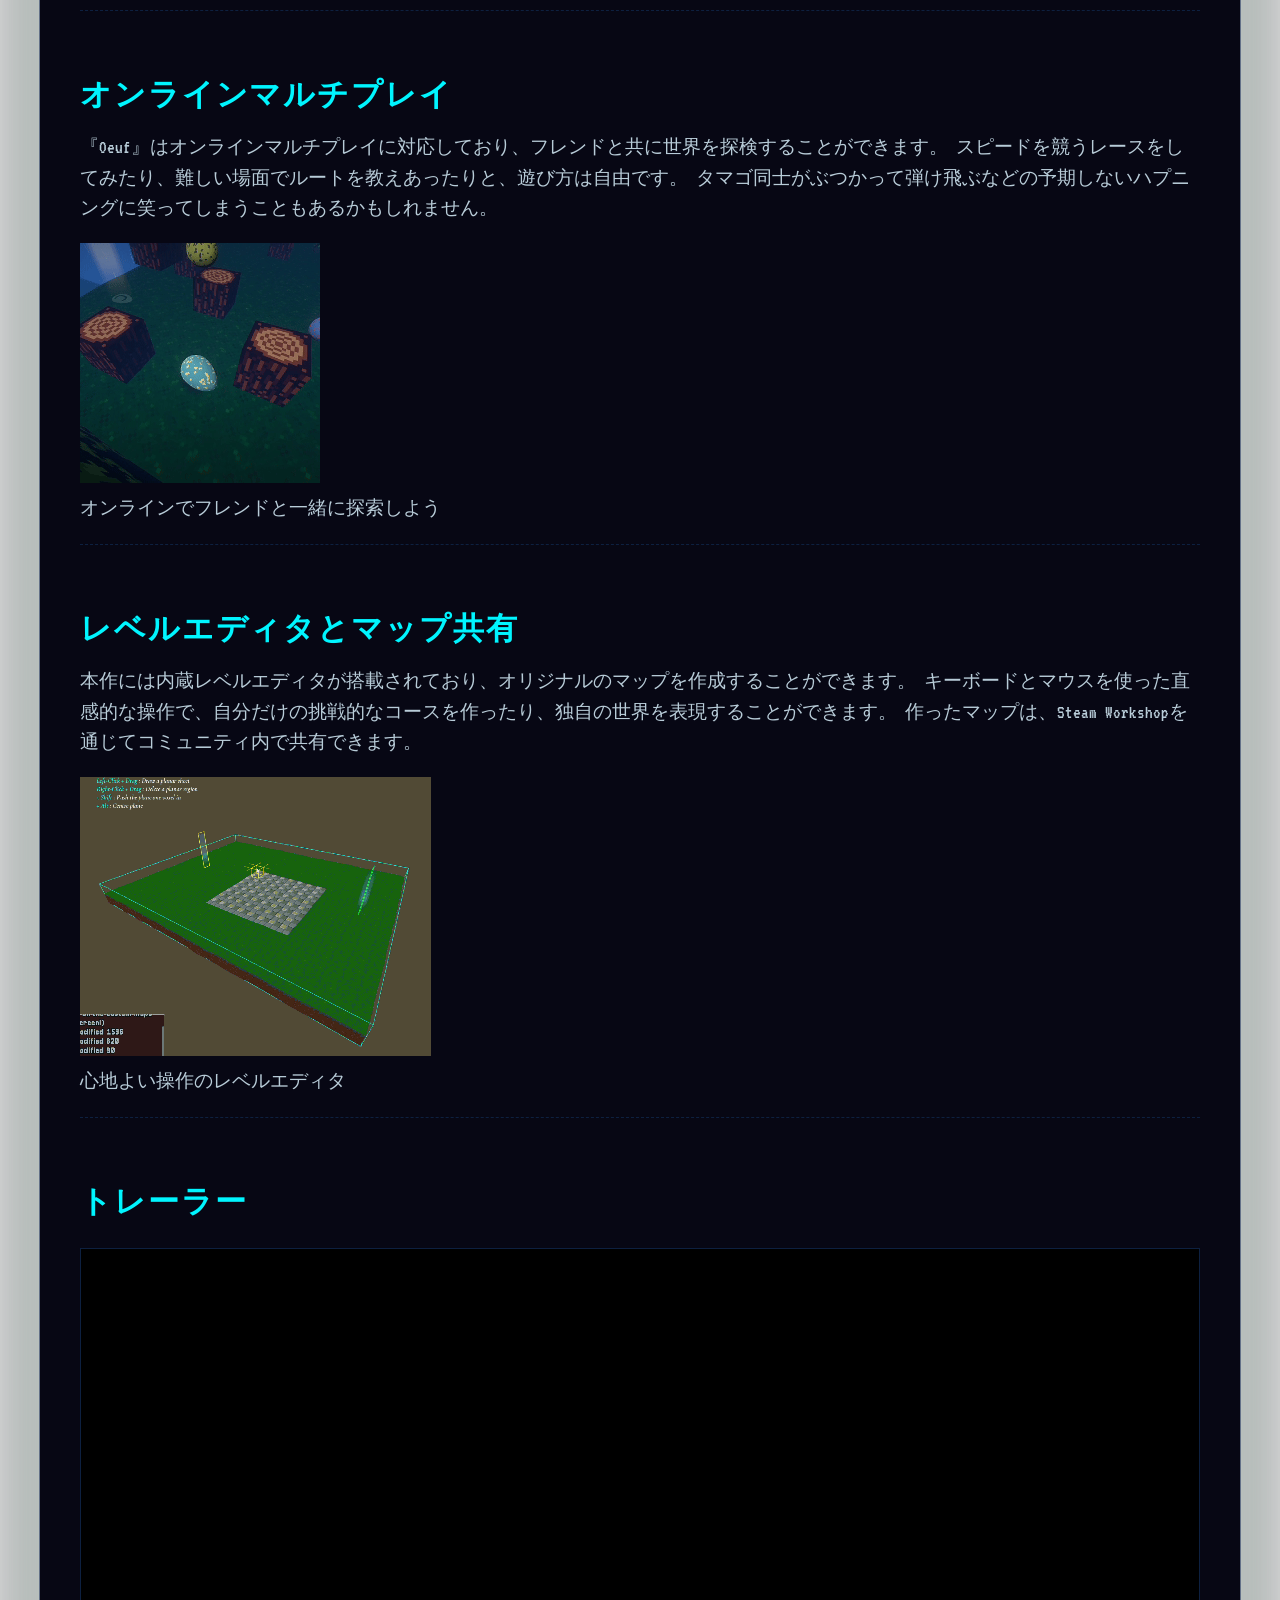
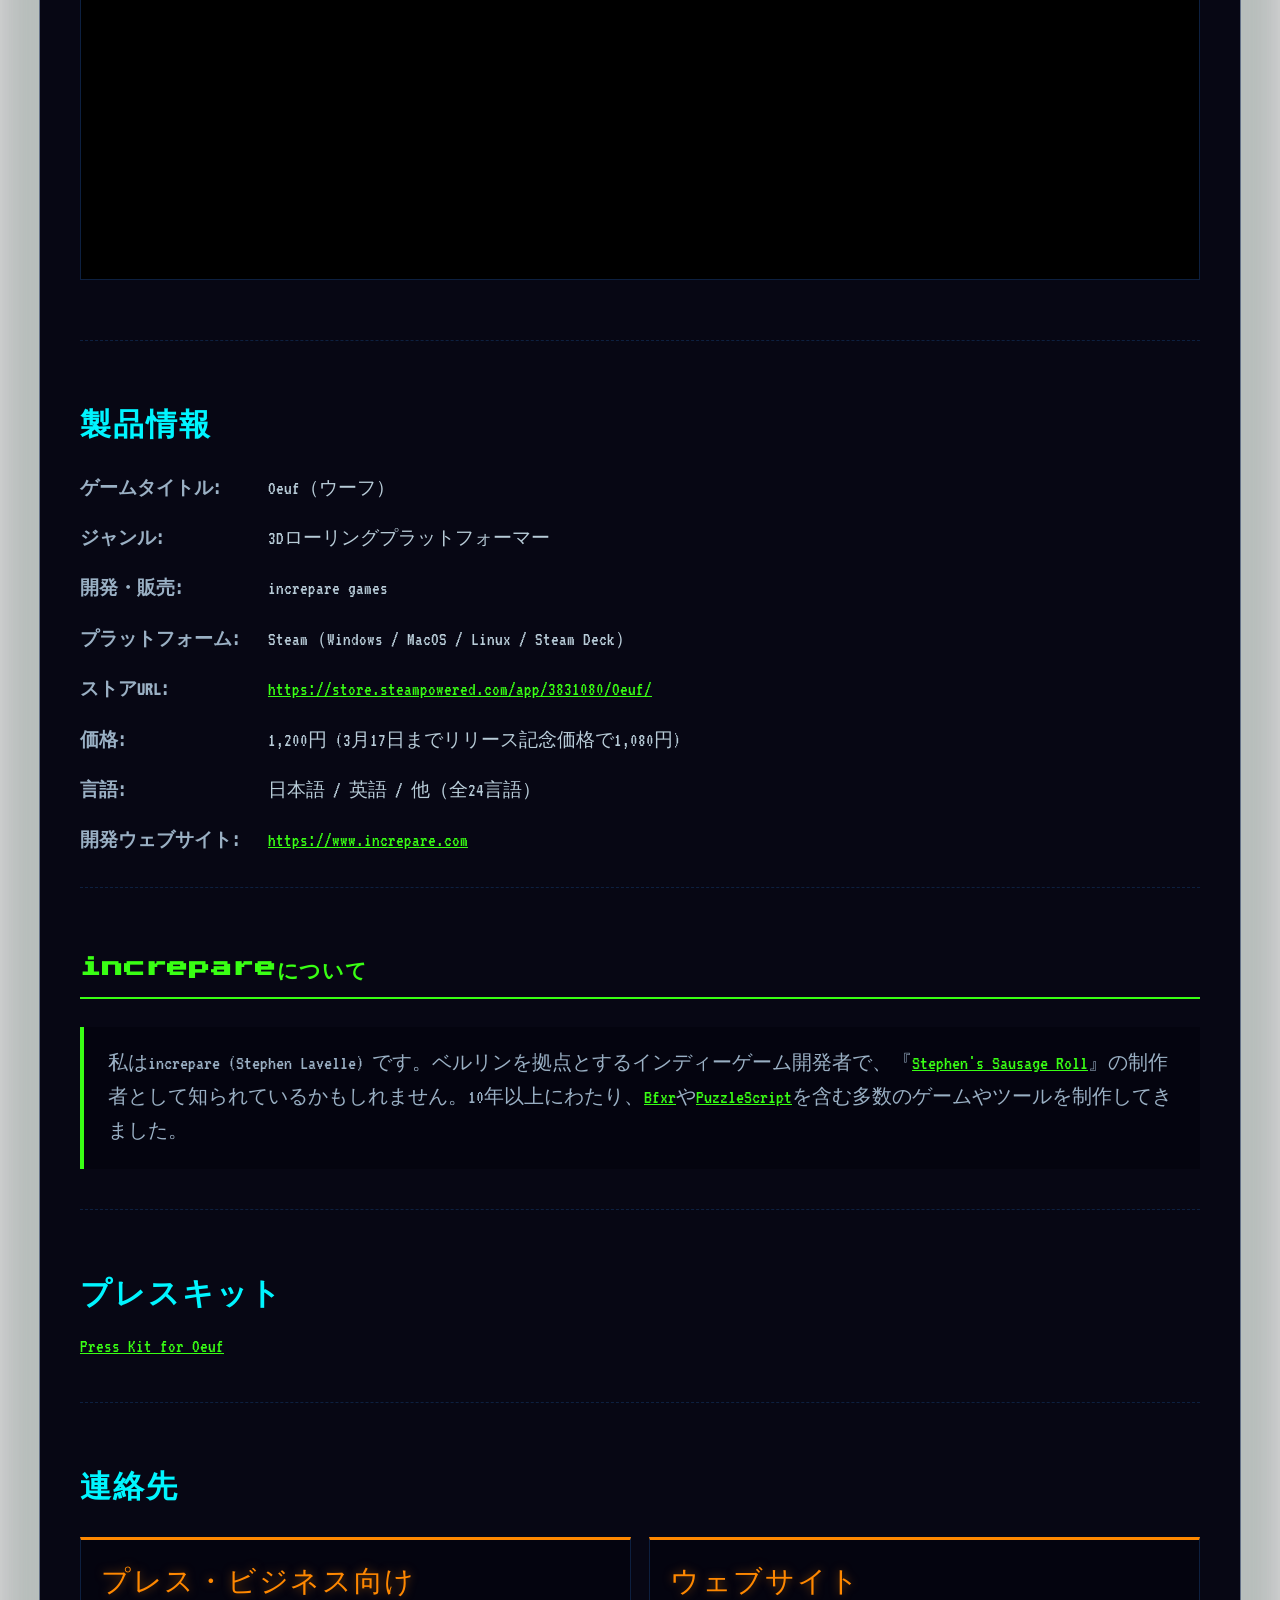
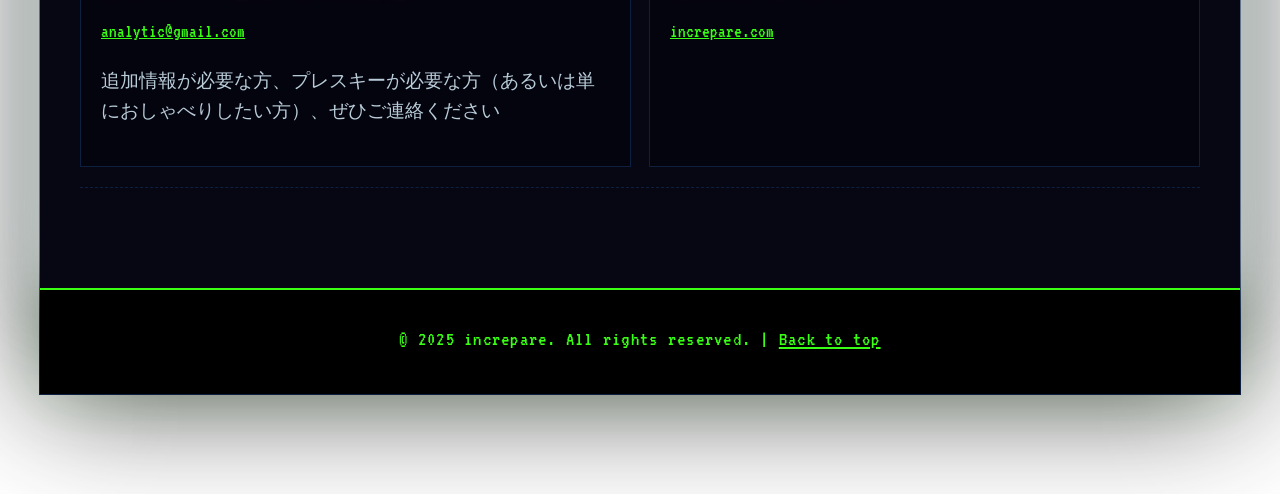
<file: game_release.html>
<!DOCTYPE html>
<html lang="en">
<head>
    <meta charset="UTF-8">
    <meta name="viewport" content="width=device-width, initial-scale=1.0">
    <meta name="description" content="increpare gamesは、2026年3月10日（火）、プレイヤーが「タマゴ」となって静寂の世界を転がりながら進む、3Dローリングアクションゲーム『Oeuf』（ウーフ）をSteamにて配信開始いたします。">
    <title>Oeuf - プレスリリース - 『Oeuf』発売開始のお知らせ</title>
    <link rel="stylesheet" href="style.css">
    <style>
        .game-release-bg {
            position: fixed;
            inset: 0;
            z-index: -1;
            background: url("images/ss04.png") center center no-repeat;
            background-size: cover;
            /* filter: blur(2px); */
        }
        .game-release-bg::after {
            content: "";
            position: absolute;
            inset: 0;
            background: rgba(40, 60, 80, 0.5);
        }
        .game-release-page {
            background: transparent;
        }
        .game-release-page .container main {
            box-shadow: 0 0 40px rgba(255, 255, 255, 0.5), 0 0 80px rgba(220, 235, 255, 0.35);
        }
    </style>
</head>
<body class="game-release-page">
    <div class="game-release-bg" aria-hidden="true"></div>
    <div class="container">
        <main>
            <!-- Main Article -->
            <article>
                <div class="press-meta">
                    <div class="press-meta-left">
                        <div class="press-recipient">報道関係者各位</div>
                        <div class="press-type">プレスリリース</div>
                    </div>
                    <div class="press-meta-right">
                        <time datetime="2026-03-04" class="release-date">2026年3月4日</time><!-- @todo Update the date -->
                        <div class="release-origin">increpare games</div>
                    </div>
                </div>

                <h1>3Dローリングプラットフォーマー『Oeuf』発売開始のお知らせ</h1>

                <div class="press-main-visual">
                    <img src="Steam Game Templates/bundle assets_jp/store_capsule_header_bundle.png" alt="『Oeuf』のキービジュアル">
                </div>

                <section class="lead">
                    <p>
                        increpare gamesは、2026年3月10日（火）、プレイヤーが「タマゴ」となって静寂の世界を転がりながら進む、3Dローリングプラットフォーマーゲーム『Oeuf』（ウーフ）をSteamにて配信開始いたします。
                        本作は、シンプルな操作でありながら、物理挙動を活かした繊細なアクションと、静かで幻想的な雰囲気が特徴の作品です。
                        リリースを記念して、通常価格1,200円のところ、3月17日（火）までの期間限定で10％オフの1,080円にて提供いたします。
                    </p>
                </section>

                <section class="detail">
                    <h3>ゲームの概要</h3>
                    <p>
                        『Oeuf』は、嵐で巣から落ちてしまったタマゴとなり、雨に包まれた静かな世界を進んでいく3Dプラットフォーマーです。
                        プレイヤーは転がり、ジャンプし、滑りながら、少しずつ帰路をたどります。落ち着いた雨の雰囲気と、ほどよい難しさのアクションが組み合わさった、感覚的なゲーム体験を楽しめます。
                    </p>
                </section>

                <section class="detail">
                    <h3>操作とムード</h3>
                    <p>
                        本作の操作は「転がる」「ジャンプする」というシンプルな動きだけで構成されています。
                        プレイヤーは、タマゴならではの不安定な挙動にはじめは翻弄されるかもしれませんが、操作を重ねるにつれて少しずつ手になじんでくることでしょう。
                        美しく穏やかな雨の世界には、敵や制限時間がなく、プレイヤーは自分のペースで探索とトライアンドエラーを重ねることができます。
                    </p>
                    <figure>
                        <img src="assets/backforth.gif" alt="雨の降る中を転がるタマゴの様子">
                        <figcaption>転がる＆ジャンプだけのシンプルな操作</figcaption>
                    </figure>
                </section>
                
                <section class="detail">
                    <h3>オンラインマルチプレイ</h3>
                    <p>
                        『Oeuf』はオンラインマルチプレイに対応しており、フレンドと共に世界を探検することができます。
                        スピードを競うレースをしてみたり、難しい場面でルートを教えあったりと、遊び方は自由です。
                        タマゴ同士がぶつかって弾け飛ぶなどの予期しないハプニングに笑ってしまうこともあるかもしれません。
                    </p>
                    <figure>
                        <img src="assets/multiplayer.gif" alt="いくつかのタマゴが転がりながら進んでいる様子">
                        <figcaption>オンラインでフレンドと一緒に探索しよう</figcaption>
                    </figure>
                </section>
                
                <section class="detail">
                    <h3>レベルエディタとマップ共有</h3>
                    <p>
                        本作には内蔵レベルエディタが搭載されており、オリジナルのマップを作成することができます。
                        キーボードとマウスを使った直感的な操作で、自分だけの挑戦的なコースを作ったり、独自の世界を表現することができます。
                        作ったマップは、Steam Workshopを通じてコミュニティ内で共有できます。
                    </p>
                    <figure>
                        <img src="assets/editor_animation_sm.gif" alt="内蔵レベルエディタで家を作っている様子">
                        <figcaption>心地よい操作のレベルエディタ</figcaption>
                    </figure>
                </section>

                <section class="trailer">
                    <h3>トレーラー</h3>
                    <div class="video-item">
                        <div class="video-embed">
                            <iframe width="560" height="315" src="https://www.youtube.com/embed/gvrTzAA374o?si=YtjkuZ95uOL0kOFa" title="YouTube video player" frameborder="0" allow="accelerometer; autoplay; clipboard-write; encrypted-media; gyroscope; picture-in-picture; web-share" referrerpolicy="strict-origin-when-cross-origin" allowfullscreen></iframe>
                        </div>
                    </div>
                </section>

                <section class="product-info">
                    <h3>製品情報</h3>
                    <div class="info-list">
                        <p><strong>ゲームタイトル:</strong> Oeuf（ウーフ）</p>
                        <p><strong>ジャンル:</strong> 3Dローリングプラットフォーマー</p>
                        <p><strong>開発・販売:</strong> increpare games</p>
                        <p><strong>プラットフォーム:</strong> Steam（Windows / MacOS / Linux / Steam Deck）</p>
                        <p><strong>ストアURL:</strong> <a href="https://store.steampowered.com/app/3831080/Oeuf/" target="_blank">https://store.steampowered.com/app/3831080/Oeuf/</a></p>
                        <p><strong>価格:</strong> 1,200円 (3月17日までリリース記念価格で1,080円)</p>
                        <p><strong>言語:</strong> 日本語 / 英語 / 他（全24言語）</p>
                        <p><strong>開発ウェブサイト:</strong> <a href="https://www.increpare.com" target="_blank">https://www.increpare.com</a></p>
                    </div>
                </section>

            </article>
 
            <!-- About Section -->
            <section id="about">
                <h2>increpareについて</h2>
                <p class="boilerplate">私はincrepare (Stephen Lavelle) です。ベルリンを拠点とするインディーゲーム開発者で、『<a href="https://store.steampowered.com/app/353540/Stephens_Sausage_Roll/">Stephen's Sausage Roll</a>』の制作者として知られているかもしれません。10年以上にわたり、<a href="https://www.bfxr.net/">Bfxr</a>や<a href="https://www.puzzlescript.net/">PuzzleScript</a>を含む多数のゲームやツールを制作してきました。
            </section>

            <!-- Contact Section -->
            <section id="presskit">
                <h3>プレスキット</h3>
                <p><a href="index.html">Press Kit for Oeuf</a></p>
            </section>

            <!-- Contact Section -->
            <section id="contact">
                <h3>連絡先</h3>
                
                <div class="contact-grid">
                    <div class="contact-item">
                        <h3>プレス・ビジネス向け</h3>
                        <p><a href="mailto:analytic@gmail.com">analytic@gmail.com</a></p>
                        <p>追加情報が必要な方、プレスキーが必要な方（あるいは単におしゃべりしたい方）、ぜひご連絡ください</p>
                    </div>
                    
                    <div class="contact-item">
                        <h3>ウェブサイト</h3>
                        <p>
                            <a href="https://www.increpare.com" target="_blank">increpare.com</a>
                        </p>
                    </div>
                </div>
            </section>
        </main>

        <footer>
            <p>&copy; 2025 increpare. All rights reserved. | <a href="#top">Back to top</a></p>
        </footer>
    </div>
</body>
</html>
</file>
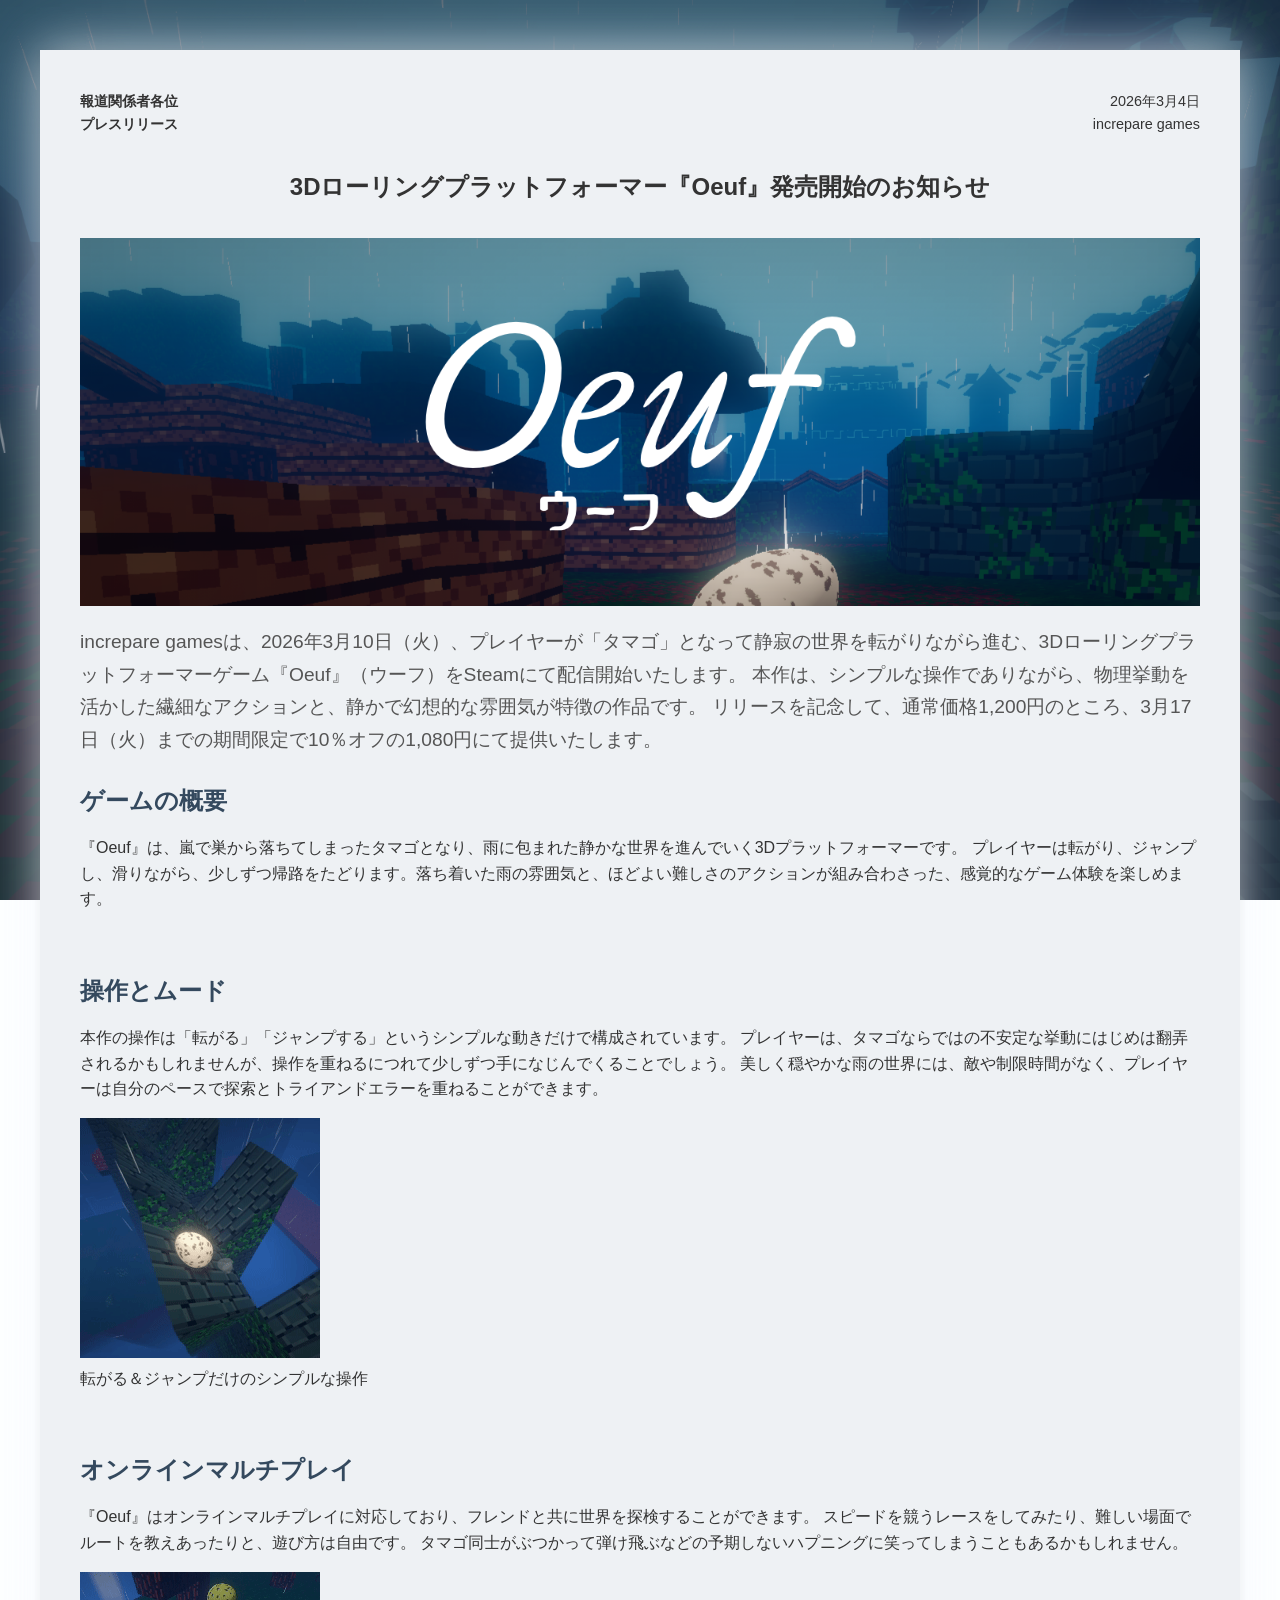
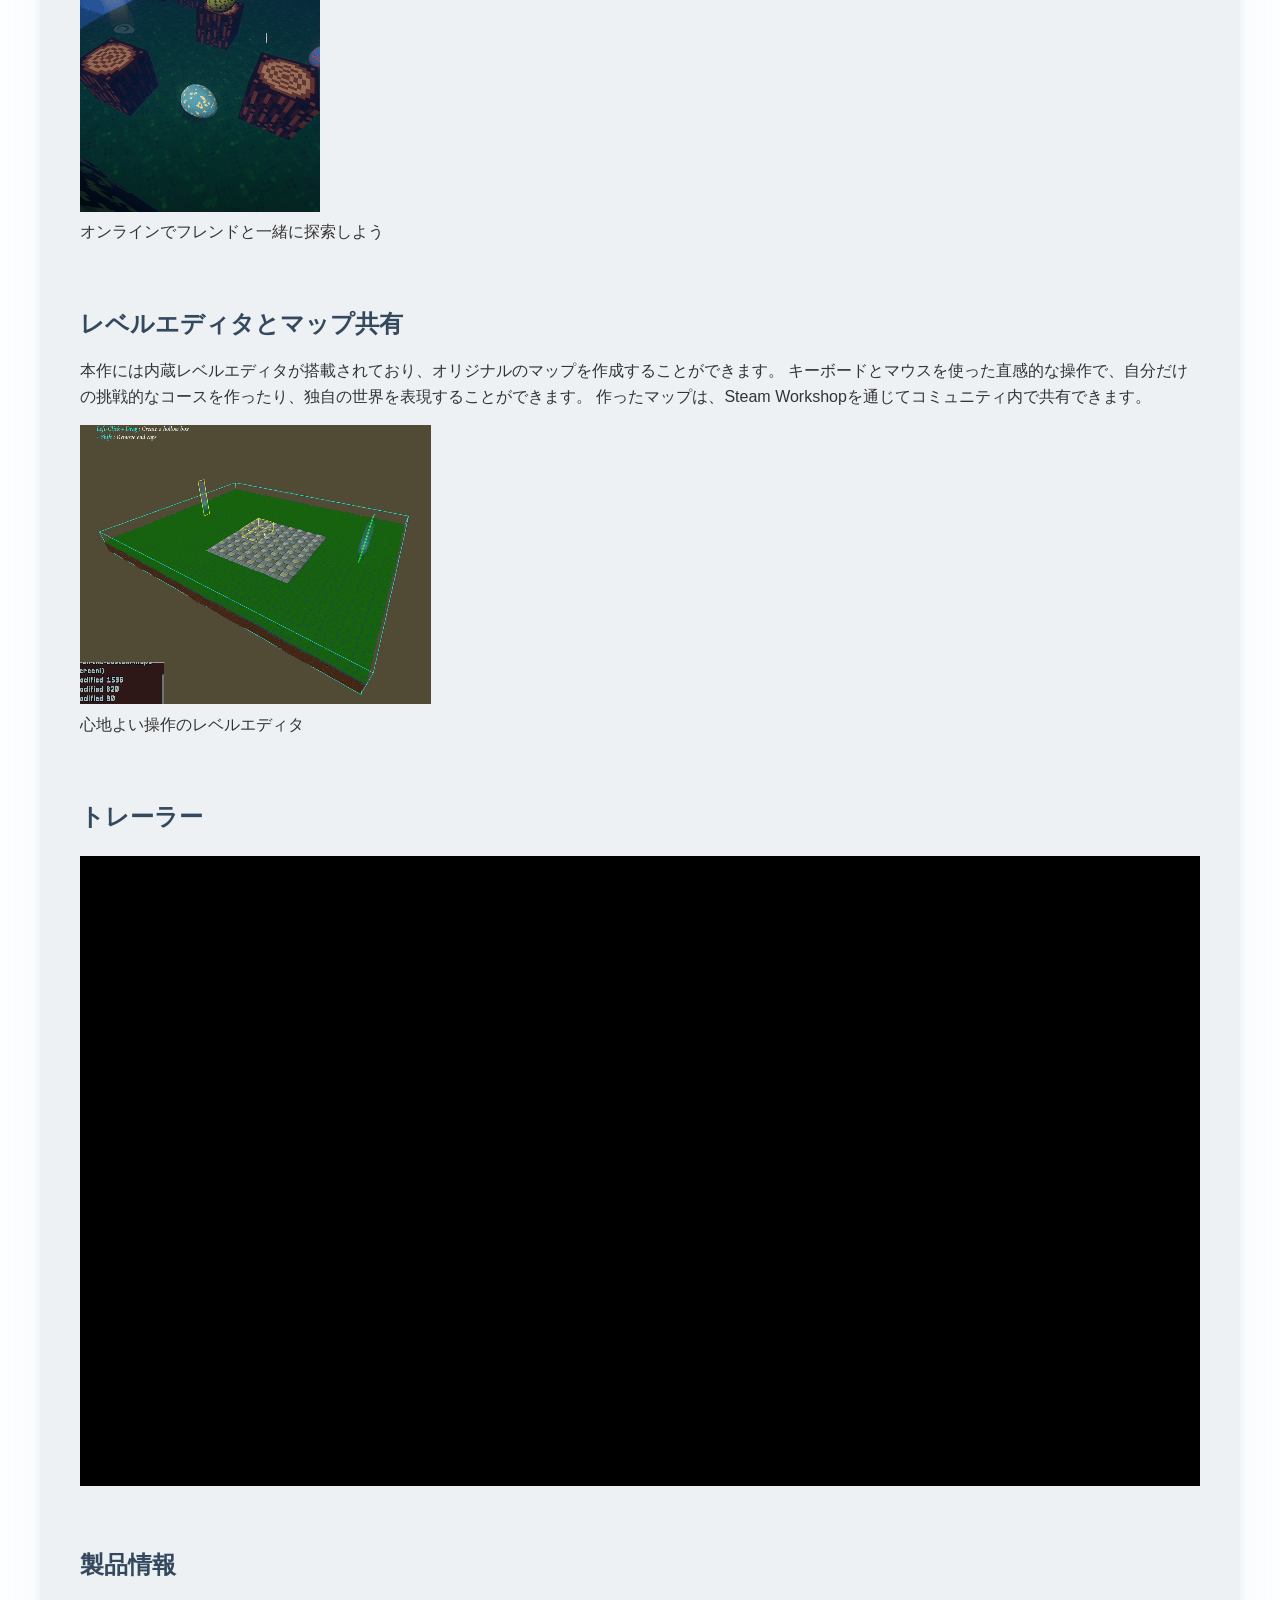
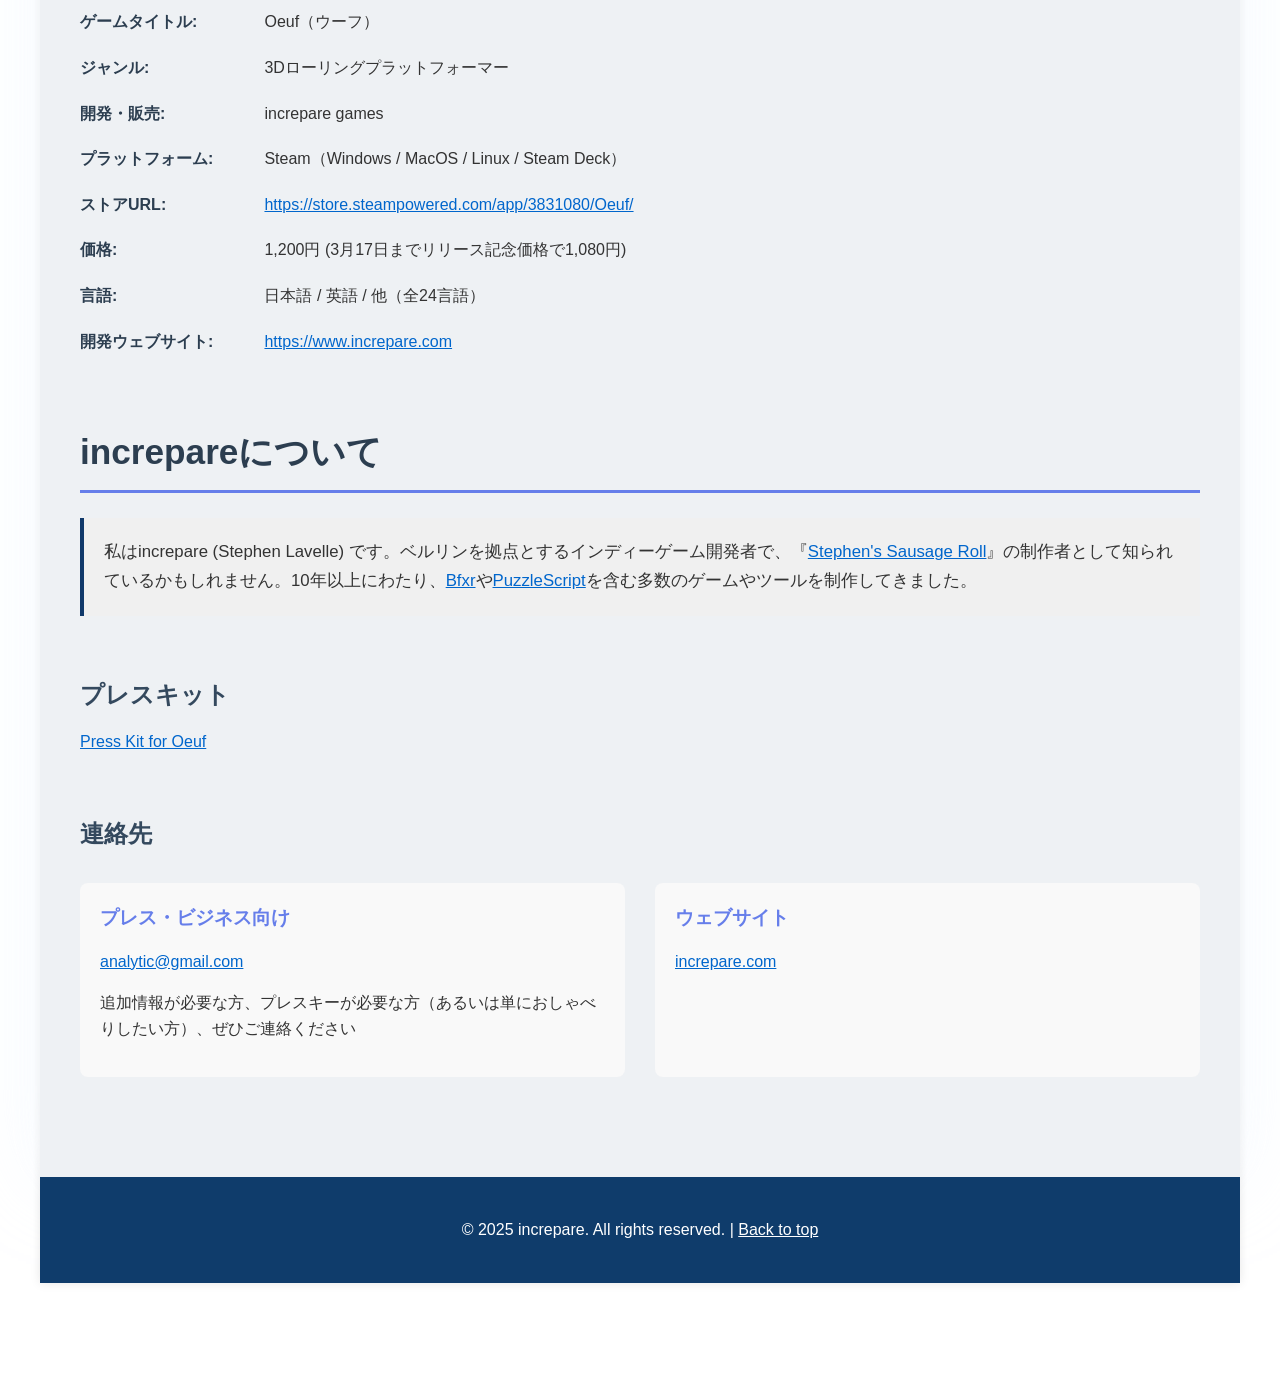
<file: game_release_jp.html>
<!DOCTYPE html>
<html lang="en">
<head>
    <meta charset="UTF-8">
    <meta name="viewport" content="width=device-width, initial-scale=1.0">
    <meta name="description" content="increpare gamesは、2026年3月10日（火）、プレイヤーが「タマゴ」となって静寂の世界を転がりながら進む、3Dローリングアクションゲーム『Oeuf』（ウーフ）をSteamにて配信開始いたします。">
    <title>Oeuf - プレスリリース - 『Oeuf』発売開始のお知らせ</title>
    <link rel="stylesheet" href="style2.css">
    <style>
        .game-release-bg {
            position: fixed;
            inset: 0;
            z-index: -1;
            background: url("images/ss04.png") center center no-repeat;
            background-size: cover;
            /* filter: blur(2px); */
        }
        .game-release-bg::after {
            content: "";
            position: absolute;
            inset: 0;
            background: rgba(40, 60, 80, 0.5);
        }
        .game-release-page {
            background: transparent;
        }
        .game-release-page .container main {
            box-shadow: 0 0 40px rgba(255, 255, 255, 0.5), 0 0 80px rgba(220, 235, 255, 0.35);
        }
    </style>
</head>
<body class="game-release-page">
    <div class="game-release-bg" aria-hidden="true"></div>
    <div class="container">
        <main>
            <!-- Main Article -->
            <article>
                <div class="press-meta">
                    <div class="press-meta-left">
                        <div class="press-recipient">報道関係者各位</div>
                        <div class="press-type">プレスリリース</div>
                    </div>
                    <div class="press-meta-right">
                        <time datetime="2026-03-04" class="release-date">2026年3月4日</time><!-- @todo Update the date -->
                        <div class="release-origin">increpare games</div>
                    </div>
                </div>

                <h1>3Dローリングプラットフォーマー『Oeuf』発売開始のお知らせ</h1>

                <div class="press-main-visual">
                    <img src="Steam Game Templates/bundle assets_jp/store_capsule_header_bundle.png" alt="『Oeuf』のキービジュアル">
                </div>

                <section class="lead">
                    <p>
                        increpare gamesは、2026年3月10日（火）、プレイヤーが「タマゴ」となって静寂の世界を転がりながら進む、3Dローリングプラットフォーマーゲーム『Oeuf』（ウーフ）をSteamにて配信開始いたします。
                        本作は、シンプルな操作でありながら、物理挙動を活かした繊細なアクションと、静かで幻想的な雰囲気が特徴の作品です。
                        リリースを記念して、通常価格1,200円のところ、3月17日（火）までの期間限定で10％オフの1,080円にて提供いたします。
                    </p>
                </section>

                <section class="detail">
                    <h3>ゲームの概要</h3>
                    <p>
                        『Oeuf』は、嵐で巣から落ちてしまったタマゴとなり、雨に包まれた静かな世界を進んでいく3Dプラットフォーマーです。
                        プレイヤーは転がり、ジャンプし、滑りながら、少しずつ帰路をたどります。落ち着いた雨の雰囲気と、ほどよい難しさのアクションが組み合わさった、感覚的なゲーム体験を楽しめます。
                    </p>
                </section>

                <section class="detail">
                    <h3>操作とムード</h3>
                    <p>
                        本作の操作は「転がる」「ジャンプする」というシンプルな動きだけで構成されています。
                        プレイヤーは、タマゴならではの不安定な挙動にはじめは翻弄されるかもしれませんが、操作を重ねるにつれて少しずつ手になじんでくることでしょう。
                        美しく穏やかな雨の世界には、敵や制限時間がなく、プレイヤーは自分のペースで探索とトライアンドエラーを重ねることができます。
                    </p>
                    <figure>
                        <img src="assets/backforth.gif" alt="雨の降る中を転がるタマゴの様子">
                        <figcaption>転がる＆ジャンプだけのシンプルな操作</figcaption>
                    </figure>
                </section>
                
                <section class="detail">
                    <h3>オンラインマルチプレイ</h3>
                    <p>
                        『Oeuf』はオンラインマルチプレイに対応しており、フレンドと共に世界を探検することができます。
                        スピードを競うレースをしてみたり、難しい場面でルートを教えあったりと、遊び方は自由です。
                        タマゴ同士がぶつかって弾け飛ぶなどの予期しないハプニングに笑ってしまうこともあるかもしれません。
                    </p>
                    <figure>
                        <img src="assets/multiplayer.gif" alt="いくつかのタマゴが転がりながら進んでいる様子">
                        <figcaption>オンラインでフレンドと一緒に探索しよう</figcaption>
                    </figure>
                </section>
                
                <section class="detail">
                    <h3>レベルエディタとマップ共有</h3>
                    <p>
                        本作には内蔵レベルエディタが搭載されており、オリジナルのマップを作成することができます。
                        キーボードとマウスを使った直感的な操作で、自分だけの挑戦的なコースを作ったり、独自の世界を表現することができます。
                        作ったマップは、Steam Workshopを通じてコミュニティ内で共有できます。
                    </p>
                    <figure>
                        <img src="assets/editor_animation_sm.gif" alt="内蔵レベルエディタで家を作っている様子">
                        <figcaption>心地よい操作のレベルエディタ</figcaption>
                    </figure>
                </section>

                <section class="trailer">
                    <h3>トレーラー</h3>
                    <div class="video-item">
                        <div class="video-embed">
                            <iframe width="560" height="315" src="https://www.youtube.com/embed/gvrTzAA374o?si=YtjkuZ95uOL0kOFa" title="YouTube video player" frameborder="0" allow="accelerometer; autoplay; clipboard-write; encrypted-media; gyroscope; picture-in-picture; web-share" referrerpolicy="strict-origin-when-cross-origin" allowfullscreen></iframe>
                        </div>
                    </div>
                </section>

                <section class="product-info">
                    <h3>製品情報</h3>
                    <div class="info-list">
                        <p><strong>ゲームタイトル:</strong> Oeuf（ウーフ）</p>
                        <p><strong>ジャンル:</strong> 3Dローリングプラットフォーマー</p>
                        <p><strong>開発・販売:</strong> increpare games</p>
                        <p><strong>プラットフォーム:</strong> Steam（Windows / MacOS / Linux / Steam Deck）</p>
                        <p><strong>ストアURL:</strong> <a href="https://store.steampowered.com/app/3831080/Oeuf/" target="_blank">https://store.steampowered.com/app/3831080/Oeuf/</a></p>
                        <p><strong>価格:</strong> 1,200円 (3月17日までリリース記念価格で1,080円)</p>
                        <p><strong>言語:</strong> 日本語 / 英語 / 他（全24言語）</p>
                        <p><strong>開発ウェブサイト:</strong> <a href="https://www.increpare.com" target="_blank">https://www.increpare.com</a></p>
                    </div>
                </section>

            </article>
 
            <!-- About Section -->
            <section id="about">
                <h2>increpareについて</h2>
                <p class="boilerplate">私はincrepare (Stephen Lavelle) です。ベルリンを拠点とするインディーゲーム開発者で、『<a href="https://store.steampowered.com/app/353540/Stephens_Sausage_Roll/">Stephen's Sausage Roll</a>』の制作者として知られているかもしれません。10年以上にわたり、<a href="https://www.bfxr.net/">Bfxr</a>や<a href="https://www.puzzlescript.net/">PuzzleScript</a>を含む多数のゲームやツールを制作してきました。
            </section>

            <!-- Contact Section -->
            <section id="presskit">
                <h3>プレスキット</h3>
                <p><a href="index.html">Press Kit for Oeuf</a></p>
            </section>

            <!-- Contact Section -->
            <section id="contact">
                <h3>連絡先</h3>
                
                <div class="contact-grid">
                    <div class="contact-item">
                        <h3>プレス・ビジネス向け</h3>
                        <p><a href="mailto:analytic@gmail.com">analytic@gmail.com</a></p>
                        <p>追加情報が必要な方、プレスキーが必要な方（あるいは単におしゃべりしたい方）、ぜひご連絡ください</p>
                    </div>
                    
                    <div class="contact-item">
                        <h3>ウェブサイト</h3>
                        <p>
                            <a href="https://www.increpare.com" target="_blank">increpare.com</a>
                        </p>
                    </div>
                </div>
            </section>
        </main>

        <footer>
            <p>&copy; 2025 increpare. All rights reserved. | <a href="#top">Back to top</a></p>
        </footer>
    </div>
</body>
</html>
</file>
<file: style.css>
/* Local font files – no external requests */
@font-face {
  font-family: 'Press Start 2P';
  font-style: normal;
  font-weight: 400;
  font-display: swap;
  src: url("fonts/press-start-2p-latin.woff2") format('woff2');
  unicode-range: U+0000-00FF, U+0131, U+0152-0153, U+02BB-02BC, U+02C6, U+02DA, U+02DC, U+0304, U+0308, U+0329, U+2000-206F, U+20AC, U+2122, U+2191, U+2193, U+2212, U+2215, U+FEFF, U+FFFD;
}
@font-face {
  font-family: 'Press Start 2P';
  font-style: normal;
  font-weight: 400;
  font-display: swap;
  src: url("fonts/press-start-2p-latin-ext.woff2") format('woff2');
  unicode-range: U+0100-02BA, U+02BD-02C5, U+02C7-02CC, U+02CE-02D7, U+02DD-02FF, U+0304, U+0308, U+0329, U+1D00-1DBF, U+1E00-1E9F, U+1EF2-1EFF, U+2020, U+20A0-20AB, U+20AD-20C0, U+2113, U+2C60-2C7F, U+A720-A7FF;
}
@font-face {
  font-family: 'Press Start 2P';
  font-style: normal;
  font-weight: 400;
  font-display: swap;
  src: url("fonts/press-start-2p-cyrillic-ext.woff2") format('woff2');
  unicode-range: U+0460-052F, U+1C80-1C8A, U+20B4, U+2DE0-2DFF, U+A640-A69F, U+FE2E-FE2F;
}
@font-face {
  font-family: 'Press Start 2P';
  font-style: normal;
  font-weight: 400;
  font-display: swap;
  src: url("fonts/press-start-2p-cyrillic.woff2") format('woff2');
  unicode-range: U+0301, U+0400-045F, U+0490-0491, U+04B0-04B1, U+2116;
}
@font-face {
  font-family: 'Press Start 2P';
  font-style: normal;
  font-weight: 400;
  font-display: swap;
  src: url("fonts/press-start-2p-greek.woff2") format('woff2');
  unicode-range: U+0370-0377, U+037A-037F, U+0384-038A, U+038C, U+038E-03A1, U+03A3-03FF;
}
@font-face {
  font-family: 'VT323';
  font-style: normal;
  font-weight: 400;
  font-display: swap;
  src: url("fonts/vt323-latin.woff2") format('woff2');
  unicode-range: U+0000-00FF, U+0131, U+0152-0153, U+02BB-02BC, U+02C6, U+02DA, U+02DC, U+0304, U+0308, U+0329, U+2000-206F, U+20AC, U+2122, U+2191, U+2193, U+2212, U+2215, U+FEFF, U+FFFD;
}
@font-face {
  font-family: 'VT323';
  font-style: normal;
  font-weight: 400;
  font-display: swap;
  src: url("fonts/vt323-latin-ext.woff2") format('woff2');
  unicode-range: U+0100-02BA, U+02BD-02C5, U+02C7-02CC, U+02CE-02D7, U+02DD-02FF, U+0304, U+0308, U+0329, U+1D00-1DBF, U+1E00-1E9F, U+1EF2-1EFF, U+2020, U+20A0-20AB, U+20AD-20C0, U+2113, U+2C60-2C7F, U+A720-A7FF;
}
@font-face {
  font-family: 'VT323';
  font-style: normal;
  font-weight: 400;
  font-display: swap;
  src: url("fonts/vt323-vietnamese.woff2") format('woff2');
  unicode-range: U+0102-0103, U+0110-0111, U+0128-0129, U+0168-0169, U+01A0-01A1, U+01AF-01B0, U+0300-0301, U+0303-0304, U+0308-0309, U+0323, U+0329, U+1EA0-1EF9, U+20AB;
}

* {
    margin: 0;
    padding: 0;
    box-sizing: border-box;
}

body::after {
    content: '';
    position: fixed;
    inset: 0;
    background: repeating-linear-gradient(
        0deg,
        transparent 0px,
        transparent 3px,
        rgba(0, 0, 0, 0.07) 3px,
        rgba(0, 0, 0, 0.07) 4px
    );
    pointer-events: none;
    z-index: 9999;
}

body {
    font-family: 'VT323', 'Courier New', monospace;
    font-size: 19px;
    line-height: 1.6;
    color: #b8ccd8;
    background-color: #010108;
    background-image: radial-gradient(ellipse at 50% 0%, #001830 0%, #000 65%);
}

html {
    scroll-padding-top: 0px;
}

a {
    color: #39ff14;
    transition: color 0.15s, text-shadow 0.15s;
}

a:hover {
    color: #ff006e;
    text-shadow: 0 0 8px #ff006e;
    text-decoration: underline;
}

.container {
    max-width: 1200px;
    margin: 0 auto;
    background-color: #070714;
    box-shadow:
        0 0 0 1px #0d2040,
        0 0 60px rgba(57, 255, 20, 0.08),
        0 0 120px rgba(0, 0, 0, 0.8);
}

header {
    background: url("images/ss04.png");
    background-size: cover;
    color: #fff;
    padding: 80px 40px 60px;
    text-align: center;
    position: relative;
}

header::before {
    content: '';
    position: absolute;
    inset: 0;
    background: linear-gradient(to bottom, rgba(0,5,20,0.5) 0%, rgba(0,0,0,0.0) 100%);
    pointer-events: none;
}

header > * {
    position: relative;
    z-index: 1;
}

header img {
    max-width: 420px;
    width: 100%;
    filter:
        drop-shadow(0 0 18px rgba(0, 245, 255, 0.55))
        drop-shadow(0 0 40px rgba(0, 245, 255, 0.2))
        drop-shadow(0 4px 20px rgba(0,0,0,0.9));
}

@keyframes rainbow {
    0%   { color: #ff006e; }
    16%  { color: #ff8800; }
    33%  { color: #ffe600; }
    50%  { color: #39ff14; }
    66%  { color: #00f5ff; }
    83%  { color: #b44fff; }
    100% { color: #ff006e; }
}

.tagline {
    font-family: 'VT323', monospace;
    font-size: 1.5em;
    animation: rainbow 5s linear infinite;
    text-shadow: 0 2px 12px rgba(0,0,0,0.95);
    display: inline-block;
    margin-top: 12px;
    letter-spacing: 0.06em;
}

.ticker-wrap {
    background-color: #000;
    border-top: 1px solid #39ff14;
    border-bottom: 1px solid #39ff14;
    padding: 6px 0;
    overflow: hidden;
    white-space: nowrap;
}

.ticker-inner {
    display: inline-block;
    animation: ticker-scroll 40s linear infinite;
}

.ticker {
    display: inline-block;
    color: #39ff14;
    font-family: 'VT323', monospace;
    font-size: 1.05em;
    letter-spacing: 0.12em;
}

@keyframes ticker-scroll {
    0%   { transform: translateX(0); }
    100% { transform: translateX(-50%); }
}

nav {
    background-color: #000;
    padding: 0;
    position: sticky;
    top: 0;
    z-index: 10002;
    border-bottom: 2px solid #39ff14;
    box-shadow: 0 2px 24px rgba(57, 255, 20, 0.18);
}

nav ul {
    list-style: none;
    display: flex;
    flex-wrap: wrap;
    justify-content: center;
}

nav li {
    margin: 0;
}

nav a {
    display: block;
    color: #39ff14;
    font-family: 'VT323', monospace;
    font-size: 1.1em;
    padding: 12px 18px;
    letter-spacing: 0.1em;
    text-transform: uppercase;
    transition: background-color 0.15s, color 0.15s, text-shadow 0.15s;
}

nav a:hover {
    background-color: #39ff14;
    color: #000;
    text-shadow: none;
    text-decoration: none;
}

main {
    padding: 40px;
}

h1 {
    margin-top: 2rem;
    margin-bottom: 2rem;
    text-align: center;
}

section {
    margin-bottom: 60px;
    scroll-margin-top: 72px;
    padding-bottom: 20px;
    border-bottom: 1px dashed #0d2040;
}

@keyframes neon-pulse {
    0%, 100% { text-shadow: 0 0 4px currentColor; }
    50%       { text-shadow: 0 0 2px currentColor, 0 0 2px currentColor; }
}

section h2 {
    font-family: 'Press Start 2P', 'Courier New', monospace;
    font-size: 1.1em;
    line-height: 1.9;
    padding-bottom: 10px;
    margin-bottom: 28px;
    border-bottom: 2px solid currentColor;
    letter-spacing: 0.04em;
    animation: neon-pulse 3s ease-in-out infinite;
}

#factsheet h2   { color: #39ff14; }
#features h2    { color: #ff006e; }
#videos h2      { color: #00f5ff; }
#assets h2      { color: #ffe600; }
#images h2      { color: #b44fff; }
#about h2       { color: #39ff14; }
#additional h2  { color: #00f5ff; }
#contact h2     { color: #ff8800; }

section h3 {
    font-family: 'VT323', monospace;
    font-size: 1.65em;
    color: #00f5ff;
    margin-top: 22px;
    margin-bottom: 12px;
    letter-spacing: 0.06em;
}

.factsheet-grid {
    display: grid;
    grid-template-columns: repeat(auto-fit, minmax(280px, 1fr));
    gap: 14px;
    margin-top: 24px;
}

.fact-item {
    padding: 14px 18px;
    background-color: #04040f;
    border: 1px solid #0d2040;
    border: 3px solid #39ff14;
}

.fact-item h3 {
    font-family: 'VT323', monospace;
    color: #39ff14;
    font-size: 1.0em;
    text-transform: uppercase;
    letter-spacing: 0.18em;
    margin-top: 0;
    margin-bottom: 6px;
    font-weight: normal;
}

.fact-item p {
    margin: 0;
    line-height: 1.8;
    color: #9ab0c4;
}

.fact-item-wide {
    grid-column: span 2;
}

/* What is Oeuf? – grid of coloured boxes */
.features-grid {
    display: grid;
    grid-template-columns: repeat(auto-fit, minmax(280px, 1fr));
    gap: 14px;
    margin-top: 24px;
}

.feature-item {
    padding: 18px 20px;
    border: 1px solid rgba(255, 255, 255, 0.08);
    color: #b8ccd8;
    display: flex;
    flex-direction: column;
    min-height: 120px;
}

.feature-item h3 {
    font-family: 'VT323', monospace;
    font-size: 1.35em;
    margin: 0 0 8px 0;
    letter-spacing: 0.04em;
    font-weight: normal;
}

.feature-item p {
    margin: 0 0 12px 0;
    line-height: 1.65;
    flex-grow: 1;
    color: #9ab0c4;
}

.feature-item img {
    margin-top: auto;
    max-width: 100%;
    height: auto;
    display: block;
    border: 1px solid rgba(0, 0, 0, 0.2);
}

.feature-emoji {
    font-size: 1.4em;
    margin-bottom: 6px;
    display: block;
}

/* Coloured box variants – neon accents */
.feature-item-1  { background: linear-gradient(135deg, #0d0a12 0%, #1a0d1a 100%); border: 4px solid #ff006e; }
.feature-item-1 h3 { color: #ff006e; }
.feature-item-2  { background: linear-gradient(135deg, #050d14 0%, #0a1520 100%); border: 4px solid #00f5ff; }
.feature-item-2 h3 { color: #00f5ff; }
.feature-item-3  { background: linear-gradient(135deg, #141204 0%, #1a1608 100%); border: 4px solid #ffe600; }
.feature-item-3 h3 { color: #ffe600; }
.feature-item-4  { background: linear-gradient(135deg, #050f08 0%, #0a1810 100%); border: 4px solid #39ff14; }
.feature-item-4 h3 { color: #39ff14; }
.feature-item-5  { background: linear-gradient(135deg, #080a14 0%, #0f1428 100%); border: 4px solid #b44fff; }
.feature-item-5 h3 { color: #b44fff; }
.feature-item-6  { background: linear-gradient(135deg, #0d0f08 0%, #161a0a 100%); border: 4px solid #ff8800; }
.feature-item-6 h3 { color: #ff8800; }
.feature-item-7  { background: linear-gradient(135deg, #0a0d14 0%, #121a28 100%); border: 4px solid #00f5ff; }
.feature-item-7 h3 { color: #00f5ff; }
.feature-item-8  { background: linear-gradient(135deg, #0f0a0d 0%, #1a0f14 100%); border: 4px solid #ff006e; }
.feature-item-8 h3 { color: #ff006e; }
.feature-item-9  { background: linear-gradient(135deg, #0d1208 0%, #141a0a 100%); border: 4px solid #39ff14; }
.feature-item-9 h3 { color: #39ff14; }
.feature-item-10 { background: linear-gradient(135deg, #120a14 0%, #1a0f18 100%); border: 4px solid #b44fff; }
.feature-item-10 h3 { color: #b44fff; }

.lead {
    font-size: 1.15em;
    line-height: 1.7;
    color: #9ab0c4;
    margin-bottom: 20px;
}

.note {
    font-style: italic;
    color: #3a5060;
    font-size: 0.95em;
}

.press-meta {
    display: flex;
    justify-content: space-between;
    align-items: flex-start;
    margin-bottom: 2rem;
    font-size: 0.9rem;
    color: #9ab0c4;
}

.press-meta-left  { text-align: left; }
.press-meta-right { text-align: right; }
.release-date, .release-origin { display: block; }
.press-recipient, .press-type  { font-weight: bold; }

.press-main-visual { width: 100%; margin: 20px 0; text-align: center; }
.press-main-visual img { max-width: 100%; height: auto; display: block; margin: 0 auto; }

.video-item {
    margin-bottom: 40px;
}

.video-item h3 {
    margin-top: 0;
}

.video-embed {
    position: relative;
    padding-bottom: 56.25%;
    height: 0;
    overflow: hidden;
    max-width: 100%;
    background-color: #000;
    margin: 20px 0;
    border: 1px solid #0d2040;
}

.video-embed iframe {
    position: absolute;
    top: 0;
    left: 0;
    width: 100%;
    height: 100%;
    border: none;
}

.assets-grid {
    display: grid;
    grid-template-columns: repeat(auto-fill, minmax(240px, 1fr));
    gap: 18px;
    margin-top: 24px;
}

.asset-item {
    text-align: center;
    padding: 16px;
    background-color: #04040f;
    border: 1px solid #0d2040;
    transition: border-color 0.2s, box-shadow 0.2s;
}

.asset-item:hover {
    border-color: #ffe600;
    box-shadow: 0 0 18px rgba(255, 230, 0, 0.2);
}

.asset-item h3 {
    font-family: 'VT323', monospace;
    color: #ffe600;
    font-size: 1.2em;
    margin-top: 0;
    margin-bottom: 12px;
    letter-spacing: 0.06em;
    font-weight: normal;
}

/* Checkerboard background for transparency (above body scanline overlay) */
.asset-image-wrap {
    position: relative;
    z-index: 10000;
    background-color: #fff;
    background-image:
        linear-gradient(45deg, #e0e0e0 25%, transparent 25%),
        linear-gradient(-45deg, #e0e0e0 25%, transparent 25%),
        linear-gradient(45deg, transparent 75%, #e0e0e0 75%),
        linear-gradient(-45deg, transparent 75%, #e0e0e0 75%);
    background-size: 16px 16px;
    background-position: 0 0, 0 8px, 8px -8px, -8px 0;
    margin-bottom: 12px;
    min-height: 80px;
    display: flex;
    align-items: center;
    justify-content: center;
}

.asset-item img {
    width: 100%;
    height: auto;
    max-height: 200px;
    object-fit: contain;
}

.asset-links {
    display: flex;
    justify-content: center;
    gap: 8px;
    flex-wrap: wrap;
}

.asset-links a {
    display: inline-block;
    padding: 4px 14px;
    background-color: transparent;
    color: #ffe600;
    border: 1px solid #ffe600;
    font-family: 'VT323', monospace;
    font-size: 1.1em;
    letter-spacing: 0.1em;
    transition: background-color 0.15s, color 0.15s, text-shadow 0.15s;
    text-decoration: none;
}

.asset-links a:hover {
    background-color: #ffe600;
    color: #000;
    text-shadow: none;
    text-decoration: none;
}

.image-grid {
    display: grid;
    grid-template-columns: repeat(auto-fill, minmax(280px, 1fr));
    gap: 14px;
    margin-top: 24px;
}

.image-item {
    text-align: center;
}

.image-item img {
    width: 100%;
    height: auto;
    border: 1px solid #0d2040;
    transition: transform 0.3s, box-shadow 0.3s, border-color 0.3s;
    position: relative;
    z-index: 10000;
}

.image-item img:hover {
    transform: scale(1.04) rotate(0.5deg);
    box-shadow: 0 0 22px rgba(180, 79, 255, 0.65);
    border-color: #b44fff;
}

.image-item p {
    margin-top: 6px;
    font-size: 0.88em;
    color: #2a4050;
}

.logo-grid {
    display: grid;
    grid-template-columns: repeat(auto-fit, minmax(250px, 1fr));
    gap: 30px;
    margin-top: 24px;
}

.logo-item {
    text-align: center;
    padding: 20px;
    background-color: #04040f;
    border: 1px solid #0d2040;
}

.logo-item img { max-width: 100%; height: auto; max-height: 200px; }

.awards-list { list-style: none; padding-left: 0; }
.awards-list li { padding: 10px 0; padding-left: 30px; position: relative; }
.awards-list li:before { content: "🏆"; position: absolute; left: 0; }

.article-item {
    margin-bottom: 24px;
    padding: 16px;
    background-color: #04040f;
    border-left: 4px solid #ffe600;
}

.quote        { font-size: 1.1em; font-style: italic; color: #9ab0c4; margin-bottom: 10px; }
.attribution  { font-size: 0.95em; color: #3a5060; text-align: right; }

.links-list {
    list-style: none;
    padding-left: 0;
}

.links-list li {
    padding: 12px 0;
    border-bottom: 1px dashed #0d2040;
}

.links-list li:last-child {
    border-bottom: none;
}

.links-list strong {
    display: inline-block;
    width: 210px;
    color: #b44fff;
    font-weight: normal;
    letter-spacing: 0.04em;
}

.team-list { list-style: none; padding-left: 0; }
.team-list li { padding: 8px 0; }

.boilerplate {
    padding: 20px 24px;
    background-color: #04040f;
    border-left: 4px solid #39ff14;
    font-size: 1.05em;
    line-height: 1.7;
    color: #9ab0c4;
}

.contact-grid {
    display: grid;
    grid-template-columns: repeat(auto-fit, minmax(250px, 1fr));
    gap: 18px;
    margin-top: 24px;
}

.contact-item {
    padding: 20px;
    background-color: #04040f;
    border: 1px solid #0d2040;
    border-top: 3px solid #ff8800;
}

.contact-item h3 {
    margin-top: 0;
    color: #ff8800;
    font-family: 'VT323', monospace;
    font-size: 1.5em;
    letter-spacing: 0.06em;
    font-weight: normal;
    text-shadow: 0 0 10px rgba(255, 136, 0, 0.5);
}

.contact-item a {
    display: block;
    margin: 5px 0;
}

footer {
    background-color: #000;
    border-top: 2px solid #39ff14;
    color: #39ff14;
    padding: 24px 40px 30px;
    text-align: center;
    font-family: 'VT323', monospace;
    font-size: 1.1em;
    letter-spacing: 0.06em;
}

footer a {
    color: #39ff14;
    transition: color 0.15s, text-shadow 0.15s;
}

footer a:hover {
    color: #ff006e;
    text-shadow: 0 0 8px #ff006e;
}

footer p {
    margin: 8px 0;
}

.footer-stars {
    font-size: 1.3em;
    letter-spacing: 0.3em;
    opacity: 0.6;
    margin-bottom: 12px !important;
}

.product-info .info-list { list-style: none; padding-left: 0; }
.product-info .info-list p { padding: 10px 0; margin: 0; }
.product-info .info-list strong { display: inline-block; width: 180px; color: #9ab0c4; }

@media (max-width: 768px) {
    header h1   { font-size: 2em; }
    .tagline    { font-size: 1.2em; }
    nav ul      { flex-wrap: nowrap; justify-content: flex-start; overflow-x: auto; -webkit-overflow-scrolling: touch; padding: 0 8px; }
    nav a       { white-space: nowrap; padding: 10px 12px; border-bottom: none; border-right: 1px solid #0a2010; }
    nav li:last-child a { border-right: none; }
    main        { padding: 20px; }
    section h2  { font-size: 0.88em; }
    section     { scroll-margin-top: 88px; }

    .factsheet-grid,
    .features-grid,
    .assets-grid,
    .image-grid,
    .logo-grid,
    .contact-grid { grid-template-columns: 1fr; }

    .fact-item-wide  { grid-column: span 1; }
    .links-list strong { display: block; width: auto; margin-bottom: 5px; }
}

@media print {
    nav      { display: none; }
    body     { background: #fff; color: #000; }
    .container { box-shadow: none; }
    section  { page-break-inside: avoid; }
}

p {
    margin-bottom: 1em;
}

body {
    padding-top: 50px;
    padding-bottom: 100px;
}
</file>
<file: style2.css>
/* Reset and Base Styles */
* {
    margin: 0;
    padding: 0;
    box-sizing: border-box;
}

body {
    font-family: 'Segoe UI', Tahoma, Geneva, Verdana, sans-serif;
    line-height: 1.6;
    color: #333;
    background-image: radial-gradient(#407f9b, #315b6f);
}

a {
    color: #0066cc;
}

a:hover {
    text-decoration: underline;
}

/* Container */
.container {
    max-width: 1200px;
    margin: 0 auto;
    background-color: #eef1f4;
    box-shadow: 0 0 10px rgba(0, 0, 0, 0.1);
}

/* Header */
header {
    background: url("images/ss04.png");
    background-size: cover;
    /* background-position: center; */
    color: #fff;
    padding: 60px 40px;
    text-align: center;
}

.tagline {
    font-size: 1.3em;
    font-style: italic;
    opacity: 0.9;
}

/* Navigation */
nav {
    background-color: #0f3c6b;
    padding: 0;
    position: sticky;
    top: 0;
    z-index: 100;
}

nav ul {
    list-style: none;
    display: flex;
    flex-wrap: wrap;
    justify-content: center;
}

nav li {
    margin: 0;
}

nav a {
    display: block;
    color: #fff;
    padding: 15px 20px;
    transition: background-color 0.3s;
}

nav a:hover {
    background-color: #34495e;
    text-decoration: none;
}

/* Main Content */
main {
    padding: 40px;
}

h1 {
    margin-top: 2rem;
    margin-bottom: 2rem;
    text-align: center;
}

section {
    margin-bottom: 60px;
}

section h2 {
    font-size: 2.2em;
    color: #2c3e50;
    border-bottom: 3px solid #667eea;
    padding-bottom: 10px;
    margin-bottom: 25px;
}

section h3 {
    font-size: 1.5em;
    color: #34495e;
    margin-top: 25px;
    margin-bottom: 15px;
}

.lead {
    font-size: 1.2em;
    line-height: 1.7;
    color: #555;
    margin-bottom: 20px;
}

.note {
    font-style: italic;
    color: #666;
    font-size: 0.95em;
}

/* Press Release Meta Info */
.press-meta {
    display: flex;
    justify-content: space-between;
    align-items: flex-start;
    margin-bottom: 2rem;
    font-size: 0.9rem;
    color: #333;
}

.press-meta-left {
    text-align: left;
}

.press-meta-right {
    text-align: right;
}

.release-date, .release-origin {
    display: block;
}

.press-recipient, .press-type {
    font-weight: bold;
}

/* Press Release Main Visual */
.press-main-visual {
    width: 100%;
    margin: 20px 0;
    text-align: center;
}

.press-main-visual img {
    max-width: 100%;
    height: auto;
    display: block;
    margin: 0 auto;
}

/* Factsheet Grid */
.factsheet-grid {
    display: grid;
    grid-template-columns: repeat(auto-fit, minmax(300px, 1fr));
    gap: 30px;
    margin-top: 30px;
}

.fact-item h3 {
    color: #667eea;
    font-size: 1.1em;
    margin-top: 0;
    margin-bottom: 8px;
}

.fact-item p {
    margin: 0;
    line-height: 1.8;
}

/* Features List */
.features-list {
    list-style: none;
    padding-left: 0;
}

.features-list li {
    padding: 6px 0;
    /* border-bottom: 1px solid #e0e0e0; */
}

.features-list li:last-child {
    border-bottom: none;
}

/* Product Info (Easy-to-Copy List) */
.product-info .info-list {
    list-style: none;
    padding-left: 0;
}

.product-info .info-list p {
    padding: 10px 0;
    margin: 0;
}

.product-info .info-list strong {
    display: inline-block;
    width: 180px;
    color: #2c3e50;
}

/* Video Section */
.video-item {
    margin-bottom: 40px;
}

.video-item h3 {
    margin-top: 0;
}

.video-embed {
    position: relative;
    padding-bottom: 56.25%; /* 16:9 aspect ratio */
    height: 0;
    overflow: hidden;
    max-width: 100%;
    background-color: #000;
    margin: 20px 0;
}

.video-embed iframe {
    position: absolute;
    top: 0;
    left: 0;
    width: 100%;
    height: 100%;
    border: none;
}

/* Assets Grid */
.assets-grid {
    display: grid;
    grid-template-columns: repeat(auto-fill, minmax(250px, 1fr));
    gap: 30px;
    margin-top: 30px;
}

.asset-item {
    text-align: center;
    padding: 20px;
    background-color: #f9f9f9;
    border-radius: 8px;
    border: 1px solid #e0e0e0;
}

.asset-item h3 {
    margin-top: 0;
    margin-bottom: 15px;
    color: #2c3e50;
}

.asset-item img {
    width: 100%;
    height: auto;
    max-height: 200px;
    object-fit: contain;
    margin-bottom: 15px;
    border: 1px solid #ddd;
    border-radius: 4px;
    background-color: #eeeeee;
    background-image: 
        linear-gradient(45deg, #e0e0e0 25%, transparent 25%),
        linear-gradient(-45deg, #e0e0e0 25%, transparent 25%),
        linear-gradient(45deg, transparent 75%, #e0e0e0 75%),
        linear-gradient(-45deg, transparent 75%, #e0e0e0 75%);
    background-size: 20px 20px;
    background-position: 0 0, 0 10px, 10px -10px, -10px 0;
    padding: 8px;
}

.asset-links {
    display: flex;
    justify-content: center;
    gap: 10px;
    flex-wrap: wrap;
}

.asset-links a {
    display: inline-block;
    padding: 8px 12px;
    background-color: #667eea;
    color: #fff;
    border-radius: 4px;
    font-size: 0.9em;
    transition: background-color 0.3s;
}

.asset-links a:hover {
    background-color: #5568d3;
    text-decoration: none;
}

/* Image Grid */
.image-grid {
    display: grid;
    grid-template-columns: repeat(auto-fill, minmax(300px, 1fr));
    gap: 20px;
    margin-top: 30px;
}

.image-item {
    text-align: center;
}

.image-item img {
    width: 100%;
    height: auto;
    border: 1px solid #ddd;
    transition: transform 0.3s, box-shadow 0.3s;
}

.image-item img:hover {
    transform: scale(1.02);
    box-shadow: 0 4px 8px rgba(0, 0, 0, 0.2);
}

.image-item p {
    margin-top: 8px;
    font-size: 0.9em;
    color: #666;
}

/* Logo Grid */
.logo-grid {
    display: grid;
    grid-template-columns: repeat(auto-fit, minmax(250px, 1fr));
    gap: 40px;
    margin-top: 30px;
}

.logo-item {
    text-align: center;
    padding: 20px;
    background-color: #f9f9f9;
    border-radius: 8px;
}

.logo-item img {
    max-width: 100%;
    height: auto;
    max-height: 200px;
}

/* Awards List */
.awards-list {
    list-style: none;
    padding-left: 0;
}

.awards-list li {
    padding: 10px 0;
    padding-left: 30px;
    position: relative;
}

.awards-list li:before {
    content: "🏆";
    position: absolute;
    left: 0;
}

/* Articles Section */
.article-item {
    margin-bottom: 30px;
    padding: 20px;
    background-color: #f9f9f9;
    border-left: 4px solid #667eea;
}

.quote {
    font-size: 1.1em;
    font-style: italic;
    color: #555;
    margin-bottom: 10px;
}

.attribution {
    font-size: 0.95em;
    color: #666;
    text-align: right;
}

/* Links List */
.links-list {
    list-style: none;
    padding-left: 0;
}

.links-list li {
    padding: 10px 0;
}

.links-list strong {
    display: inline-block;
    width: 180px;
    color: #2c3e50;
}

/* Team List */
.team-list {
    list-style: none;
    padding-left: 0;
}

.team-list li {
    padding: 8px 0;
}

/* Boilerplate */
.boilerplate {
    padding: 20px;
    background-color: #f0f0f0;
    border-left: 4px solid #10396a;
    font-size: 1.05em;
    line-height: 1.7;
}

/* Contact Grid */
.contact-grid {
    display: grid;
    grid-template-columns: repeat(auto-fit, minmax(250px, 1fr));
    gap: 30px;
    margin-top: 30px;
}

.contact-item {
    padding: 20px;
    background-color: #f9f9f9;
    border-radius: 8px;
}

.contact-item h3 {
    margin-top: 0;
    color: #667eea;
    font-size: 1.2em;
}

.contact-item a {
    display: block;
    margin: 5px 0;
}

/* Footer */
footer {
    background-color: #0f3c6b;
    color: #fff;
    padding: 30px 40px;
    text-align: center;
}

footer a {
    color: #fff;
}

footer p {
    margin: 10px 0;
}

/* Responsive Design */
@media (max-width: 768px) {
    header h1 {
        font-size: 2em;
    }

    .tagline {
        font-size: 1.1em;
    }

    nav ul {
        flex-direction: column;
    }

    nav a {
        border-bottom: 1px solid #10396a;
    }

    main {
        padding: 20px;
    }

    section h2 {
        font-size: 1.8em;
    }

    .factsheet-grid,
    .assets-grid,
    .image-grid,
    .logo-grid,
    .contact-grid {
        grid-template-columns: 1fr;
    }

    .links-list strong {
        display: block;
        width: auto;
        margin-bottom: 5px;
    }
}

@media print {
    nav {
        display: none;
    }

    body {
        background-image: radial-gradient(#407f9b, #315b6f);
    }

    .container {
        box-shadow: none;
    }

    section {
        page-break-inside: avoid;
    }
}


p { 
    margin-bottom: 1em;
}

body{
    padding-top:50px;
    padding-bottom:100px;
}
</file>
